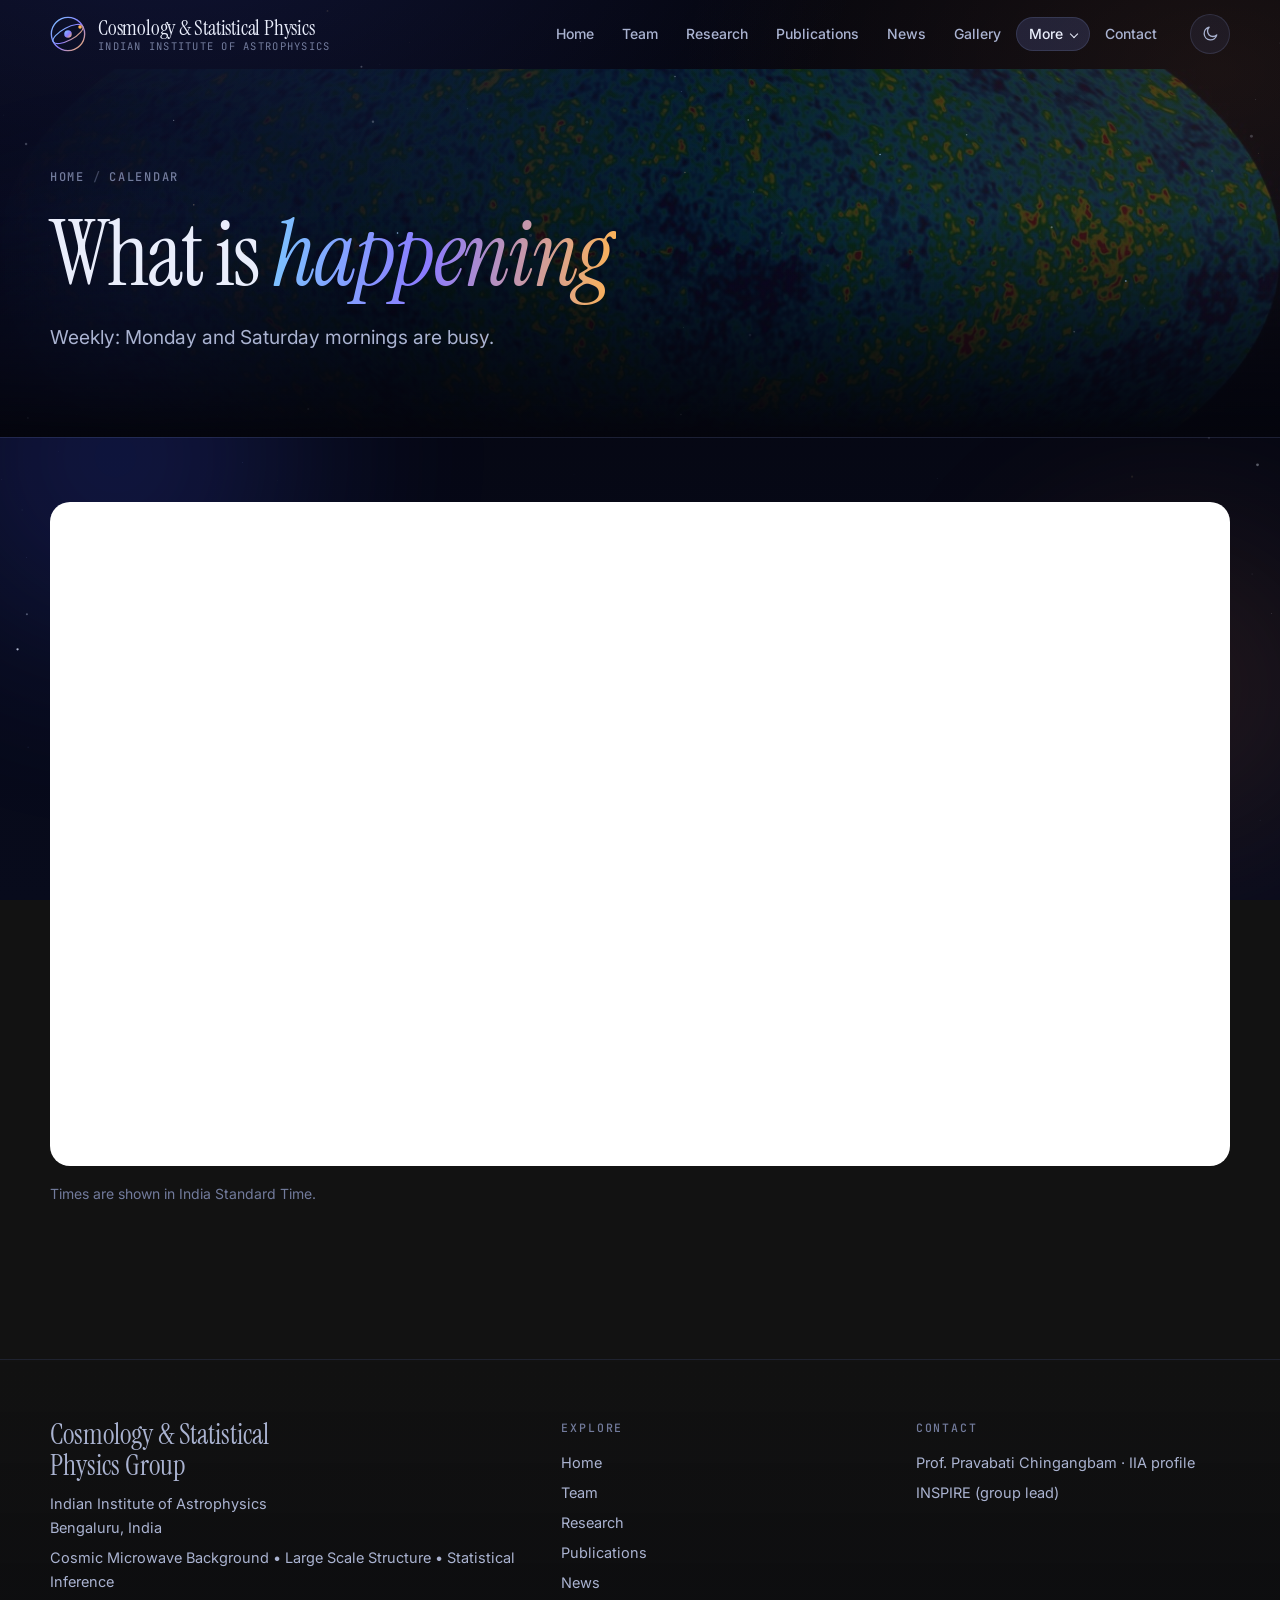
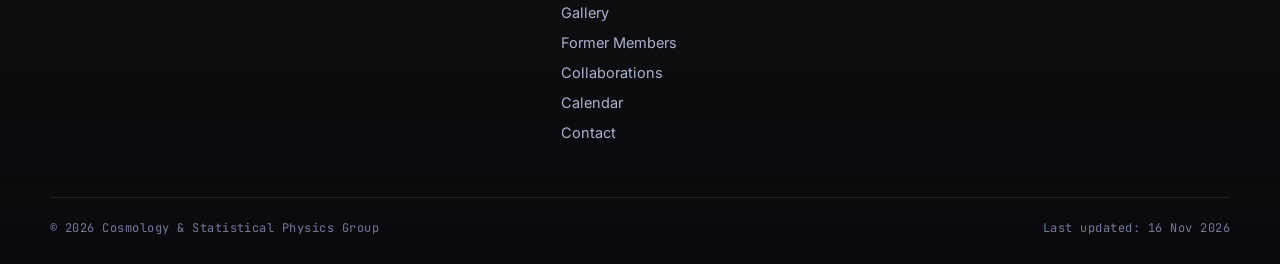
<file: calendar.html>
<!DOCTYPE html>
<html lang="en" data-theme="dark">
<head>
<meta charset="UTF-8">
<meta name="viewport" content="width=device-width, initial-scale=1">
<title>Calendar · Cosmology &amp; Statistical Physics Group</title>
<meta name="description" content="Cosmic Microwave Background • Large Scale Structure • Statistical Inference">
<meta property="og:title" content="Calendar · Cosmology &amp; Statistical Physics Group">
<meta property="og:description" content="Cosmic Microwave Background • Large Scale Structure • Statistical Inference">
<meta property="og:type" content="website">
<meta name="theme-color" content="#04050d">
<link rel="icon" href="images/site/favicon.svg" type="image/svg+xml">
<link rel="preconnect" href="https://fonts.googleapis.com">
<link rel="preconnect" href="https://fonts.gstatic.com" crossorigin>
<link href="https://fonts.googleapis.com/css2?family=Instrument+Serif:ital@0;1&family=Inter:wght@400;500;600&family=JetBrains+Mono:wght@400;500&display=swap" rel="stylesheet">
<link rel="stylesheet" href="assets/css/style.css">
<script>try{document.documentElement.setAttribute('data-theme',localStorage.getItem('csp-theme')||'dark')}catch(e){}document.documentElement.classList.add('js')</script>
</head>
<body class="page-calendar">
<canvas id="stars" aria-hidden="true"></canvas>
<div class="aurora" aria-hidden="true"><i></i><i></i></div>
<a class="skip" href="#main">Skip to content</a>
<header class="nav" id="nav">
  <div class="wrap nav-in">
    <a class="brand" href="index.html" aria-label="Cosmology &amp; Statistical Physics Group - home"><svg class="mark" viewBox="0 0 40 40" aria-hidden="true"><defs><linearGradient id="lg" x1="0" y1="0" x2="1" y2="1"><stop offset="0" stop-color="#7cc4ff"/><stop offset=".55" stop-color="#8b7bff"/><stop offset="1" stop-color="#ffb454"/></linearGradient></defs><circle cx="20" cy="20" r="18.5" fill="none" stroke="url(#lg)" stroke-width="1.5"/><ellipse cx="20" cy="20" rx="18.5" ry="7" fill="none" stroke="url(#lg)" stroke-width="1.2" transform="rotate(-28 20 20)"/><circle cx="20" cy="20" r="4.2" fill="url(#lg)"/><circle cx="33.4" cy="12.2" r="2" fill="#ffb454"/></svg><span class="brand-t"><b>Cosmology &amp; Statistical Physics</b><small>Indian Institute of Astrophysics</small></span></a>
    <nav class="links" id="links" aria-label="Main"><a href="index.html">Home</a><a href="team.html">Team</a><a href="research.html">Research</a><a href="publications.html">Publications</a><a href="news.html">News</a><a href="gallery.html">Gallery</a><div class="dd"><button type="button" aria-haspopup="true" aria-expanded="false" class="on">More</button><div class="dd-menu"><a href="former.html">Former Members</a><a href="collab.html">Collaborations</a><a href="calendar.html" class="on" aria-current="page">Calendar</a></div></div><a href="contact.html">Contact</a></nav>
    <button class="icon-btn" id="theme" type="button" aria-label="Toggle light / dark theme"><svg class="ico-moon" viewBox="0 0 24 24" fill="none" stroke="currentColor" stroke-width="1.8" stroke-linecap="round" stroke-linejoin="round" aria-hidden="true"><path d="M21 13.2A8.5 8.5 0 1 1 10.8 3 6.6 6.6 0 0 0 21 13.2z"/></svg><svg class="ico-sun" viewBox="0 0 24 24" fill="none" stroke="currentColor" stroke-width="1.8" stroke-linecap="round" stroke-linejoin="round" aria-hidden="true"><circle cx="12" cy="12" r="4"/><path d="M12 2v2M12 20v2M4.9 4.9l1.4 1.4M17.7 17.7l1.4 1.4M2 12h2M20 12h2M4.9 19.1l1.4-1.4M17.7 6.3l1.4-1.4"/></svg></button>
    <button class="burger" id="burger" type="button" aria-label="Menu" aria-expanded="false" aria-controls="links"><i></i><i></i><i></i></button>
  </div>
</header>
<main id="main">
<section class="phead">
  <div class="wrap">
    <p class="crumbs"><a href="index.html">Home</a><span>/</span>Calendar</p>
    <h1 class="display reveal">What is <em>happening</em></h1>
    <p class="lede reveal" style="--d:.1s">Weekly: Monday and Saturday mornings are busy.</p>
  </div>
</section>
<div class="sec tight"><div class="wrap"><div class="calendar reveal"><iframe src="https://calendar.google.com/calendar/embed?src=prava.cosmology.iia%40gmail.com&amp;ctz=Asia%2FKolkata" title="Group calendar" loading="lazy"></iframe></div><p class="muted" style="margin-top:16px;font-size:14px">Times are shown in India Standard Time.</p></div></div>
</main>
<footer class="foot">
  <div class="wrap">
    <div class="foot-grid">
      <div>
        <p class="fb">Cosmology &amp; Statistical Physics Group</p>
        <p>Indian Institute of Astrophysics<br>Bengaluru, India</p>
        <p class="muted">Cosmic Microwave Background • Large Scale Structure • Statistical Inference</p>
      </div>
      <div><h4>Explore</h4><ul><li><a href="index.html">Home</a></li><li><a href="team.html">Team</a></li><li><a href="research.html">Research</a></li><li><a href="publications.html">Publications</a></li><li><a href="news.html">News</a></li><li><a href="gallery.html">Gallery</a></li><li><a href="former.html">Former Members</a></li><li><a href="collab.html">Collaborations</a></li><li><a href="calendar.html">Calendar</a></li><li><a href="contact.html">Contact</a></li></ul></div>
      <div><h4>Contact</h4><ul><li><a href="https://www.iiap.res.in/people/profile/academic/pravabati-chingangbam/" target="_blank" rel="noopener noreferrer">Prof. Pravabati Chingangbam · IIA profile</a></li><li><a href="https://inspirehep.net/authors/1046872?ui-citation-summary=true" target="_blank" rel="noopener noreferrer">INSPIRE (group lead)</a></li></ul></div>
    </div>
    <div class="foot-bot"><span>&copy; 2026 Cosmology &amp; Statistical Physics Group</span><span>Last updated: 16 Nov 2026</span></div>
  </div>
</footer>
<script src="assets/js/main.js" defer></script>
</body>
</html>
</file>
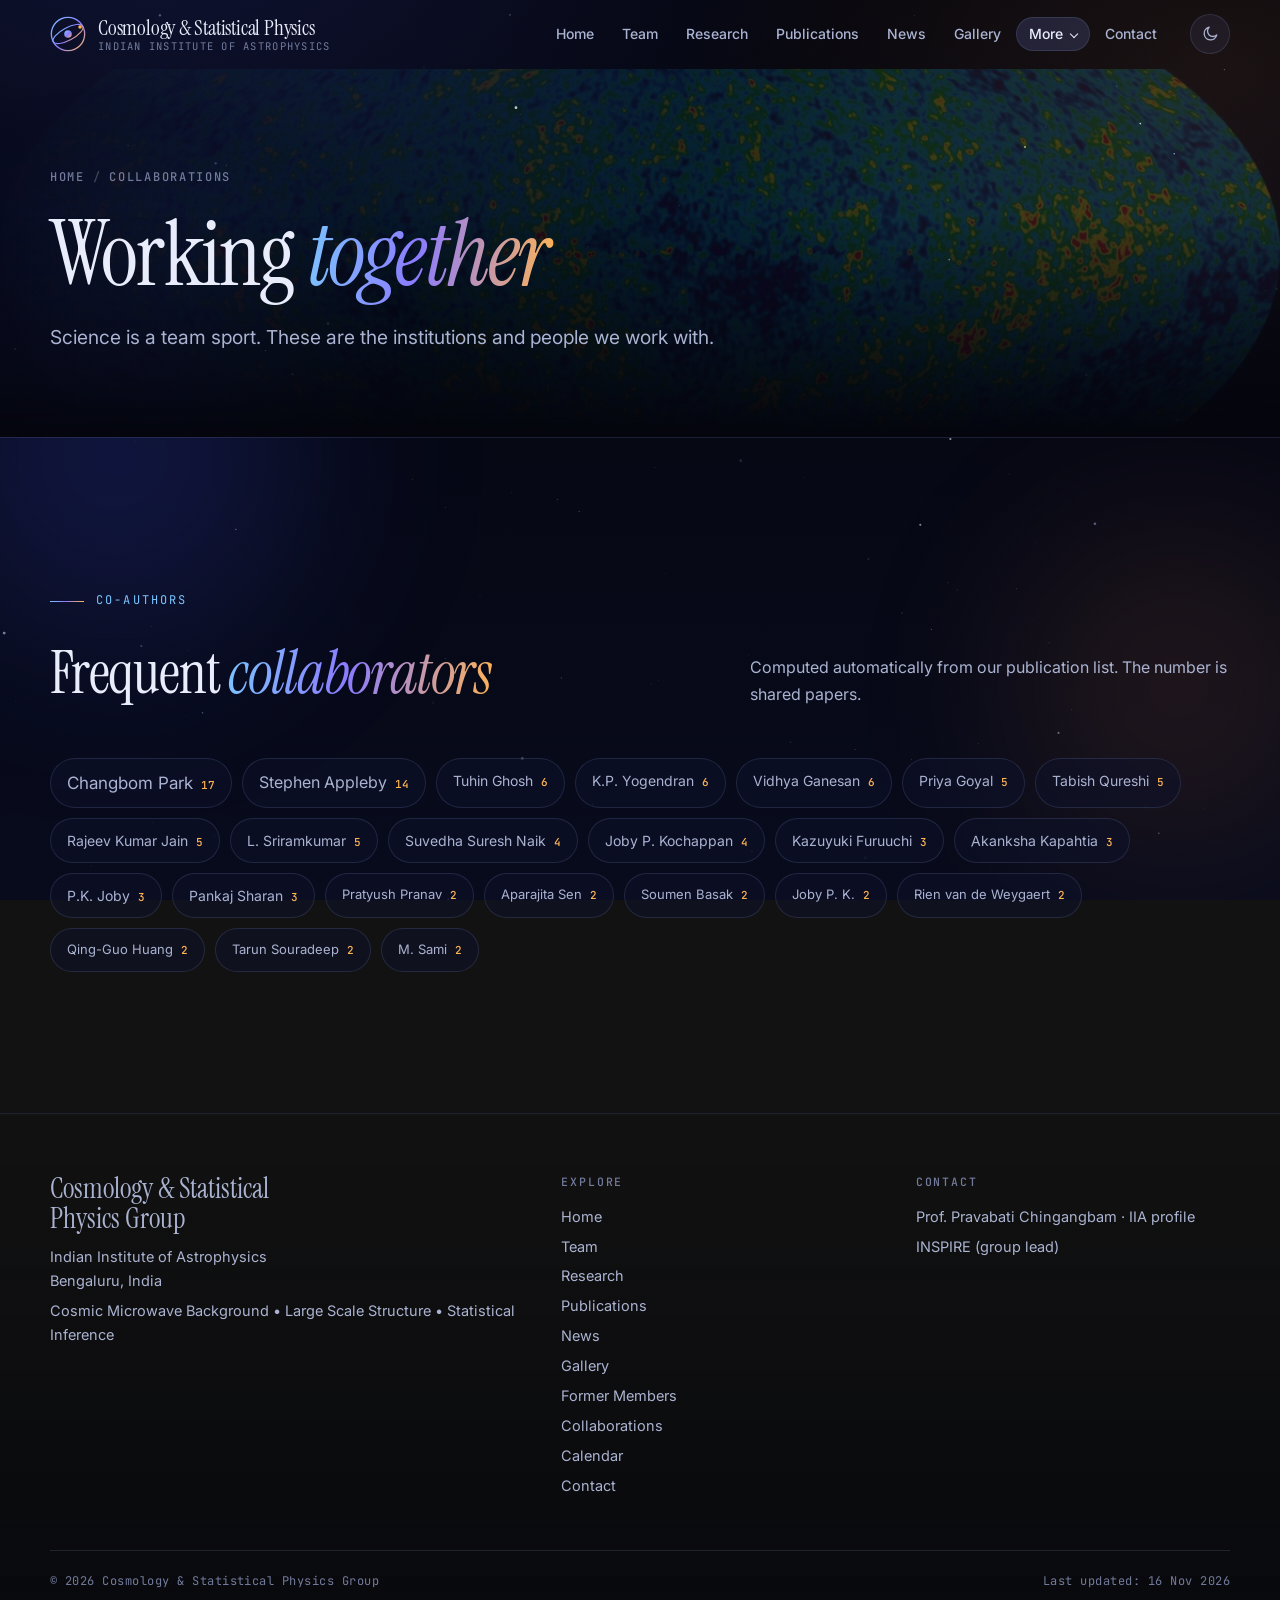
<file: collab.html>
<!DOCTYPE html>
<html lang="en" data-theme="dark">
<head>
<meta charset="UTF-8">
<meta name="viewport" content="width=device-width, initial-scale=1">
<title>Collaborations · Cosmology &amp; Statistical Physics Group</title>
<meta name="description" content="Cosmic Microwave Background • Large Scale Structure • Statistical Inference">
<meta property="og:title" content="Collaborations · Cosmology &amp; Statistical Physics Group">
<meta property="og:description" content="Cosmic Microwave Background • Large Scale Structure • Statistical Inference">
<meta property="og:type" content="website">
<meta name="theme-color" content="#04050d">
<link rel="icon" href="images/site/favicon.svg" type="image/svg+xml">
<link rel="preconnect" href="https://fonts.googleapis.com">
<link rel="preconnect" href="https://fonts.gstatic.com" crossorigin>
<link href="https://fonts.googleapis.com/css2?family=Instrument+Serif:ital@0;1&family=Inter:wght@400;500;600&family=JetBrains+Mono:wght@400;500&display=swap" rel="stylesheet">
<link rel="stylesheet" href="assets/css/style.css">
<script>try{document.documentElement.setAttribute('data-theme',localStorage.getItem('csp-theme')||'dark')}catch(e){}document.documentElement.classList.add('js')</script>
</head>
<body class="page-collab">
<canvas id="stars" aria-hidden="true"></canvas>
<div class="aurora" aria-hidden="true"><i></i><i></i></div>
<a class="skip" href="#main">Skip to content</a>
<header class="nav" id="nav">
  <div class="wrap nav-in">
    <a class="brand" href="index.html" aria-label="Cosmology &amp; Statistical Physics Group - home"><svg class="mark" viewBox="0 0 40 40" aria-hidden="true"><defs><linearGradient id="lg" x1="0" y1="0" x2="1" y2="1"><stop offset="0" stop-color="#7cc4ff"/><stop offset=".55" stop-color="#8b7bff"/><stop offset="1" stop-color="#ffb454"/></linearGradient></defs><circle cx="20" cy="20" r="18.5" fill="none" stroke="url(#lg)" stroke-width="1.5"/><ellipse cx="20" cy="20" rx="18.5" ry="7" fill="none" stroke="url(#lg)" stroke-width="1.2" transform="rotate(-28 20 20)"/><circle cx="20" cy="20" r="4.2" fill="url(#lg)"/><circle cx="33.4" cy="12.2" r="2" fill="#ffb454"/></svg><span class="brand-t"><b>Cosmology &amp; Statistical Physics</b><small>Indian Institute of Astrophysics</small></span></a>
    <nav class="links" id="links" aria-label="Main"><a href="index.html">Home</a><a href="team.html">Team</a><a href="research.html">Research</a><a href="publications.html">Publications</a><a href="news.html">News</a><a href="gallery.html">Gallery</a><div class="dd"><button type="button" aria-haspopup="true" aria-expanded="false" class="on">More</button><div class="dd-menu"><a href="former.html">Former Members</a><a href="collab.html" class="on" aria-current="page">Collaborations</a><a href="calendar.html">Calendar</a></div></div><a href="contact.html">Contact</a></nav>
    <button class="icon-btn" id="theme" type="button" aria-label="Toggle light / dark theme"><svg class="ico-moon" viewBox="0 0 24 24" fill="none" stroke="currentColor" stroke-width="1.8" stroke-linecap="round" stroke-linejoin="round" aria-hidden="true"><path d="M21 13.2A8.5 8.5 0 1 1 10.8 3 6.6 6.6 0 0 0 21 13.2z"/></svg><svg class="ico-sun" viewBox="0 0 24 24" fill="none" stroke="currentColor" stroke-width="1.8" stroke-linecap="round" stroke-linejoin="round" aria-hidden="true"><circle cx="12" cy="12" r="4"/><path d="M12 2v2M12 20v2M4.9 4.9l1.4 1.4M17.7 17.7l1.4 1.4M2 12h2M20 12h2M4.9 19.1l1.4-1.4M17.7 6.3l1.4-1.4"/></svg></button>
    <button class="burger" id="burger" type="button" aria-label="Menu" aria-expanded="false" aria-controls="links"><i></i><i></i><i></i></button>
  </div>
</header>
<main id="main">
<section class="phead">
  <div class="wrap">
    <p class="crumbs"><a href="index.html">Home</a><span>/</span>Collaborations</p>
    <h1 class="display reveal">Working <em>together</em></h1>
    <p class="lede reveal" style="--d:.1s">Science is a team sport. These are the institutions and people we work with.</p>
  </div>
</section>
<div class="sec tight"><div class="wrap"><section style="margin-top:clamp(50px,7vw,90px)"><div class="sec-head reveal"><p class="eyebrow">Co-authors</p><h2>Frequent <em>collaborators</em></h2><p class="sub">Computed automatically from our publication list. The number is shared papers.</p></div><div class="cloud reveal"><span class="co" style="--s:4">Changbom Park <small>17</small></span><span class="co" style="--s:3">Stephen Appleby <small>14</small></span><span class="co" style="--s:1">Tuhin Ghosh <small>6</small></span><span class="co" style="--s:1">K.P. Yogendran <small>6</small></span><span class="co" style="--s:1">Vidhya Ganesan <small>6</small></span><span class="co" style="--s:1">Priya Goyal <small>5</small></span><span class="co" style="--s:1">Tabish Qureshi <small>5</small></span><span class="co" style="--s:1">Rajeev Kumar Jain <small>5</small></span><span class="co" style="--s:1">L. Sriramkumar <small>5</small></span><span class="co" style="--s:1">Suvedha Suresh Naik <small>4</small></span><span class="co" style="--s:1">Joby P. Kochappan <small>4</small></span><span class="co" style="--s:1">Kazuyuki Furuuchi <small>3</small></span><span class="co" style="--s:1">Akanksha Kapahtia <small>3</small></span><span class="co" style="--s:1">P.K. Joby <small>3</small></span><span class="co" style="--s:1">Pankaj Sharan <small>3</small></span><span class="co" style="--s:0">Pratyush Pranav <small>2</small></span><span class="co" style="--s:0">Aparajita Sen <small>2</small></span><span class="co" style="--s:0">Soumen Basak <small>2</small></span><span class="co" style="--s:0">Joby P. K. <small>2</small></span><span class="co" style="--s:0">Rien van de Weygaert <small>2</small></span><span class="co" style="--s:0">Qing-Guo Huang <small>2</small></span><span class="co" style="--s:0">Tarun Souradeep <small>2</small></span><span class="co" style="--s:0">M. Sami <small>2</small></span></div></section></div></div>
</main>
<footer class="foot">
  <div class="wrap">
    <div class="foot-grid">
      <div>
        <p class="fb">Cosmology &amp; Statistical Physics Group</p>
        <p>Indian Institute of Astrophysics<br>Bengaluru, India</p>
        <p class="muted">Cosmic Microwave Background • Large Scale Structure • Statistical Inference</p>
      </div>
      <div><h4>Explore</h4><ul><li><a href="index.html">Home</a></li><li><a href="team.html">Team</a></li><li><a href="research.html">Research</a></li><li><a href="publications.html">Publications</a></li><li><a href="news.html">News</a></li><li><a href="gallery.html">Gallery</a></li><li><a href="former.html">Former Members</a></li><li><a href="collab.html">Collaborations</a></li><li><a href="calendar.html">Calendar</a></li><li><a href="contact.html">Contact</a></li></ul></div>
      <div><h4>Contact</h4><ul><li><a href="https://www.iiap.res.in/people/profile/academic/pravabati-chingangbam/" target="_blank" rel="noopener noreferrer">Prof. Pravabati Chingangbam · IIA profile</a></li><li><a href="https://inspirehep.net/authors/1046872?ui-citation-summary=true" target="_blank" rel="noopener noreferrer">INSPIRE (group lead)</a></li></ul></div>
    </div>
    <div class="foot-bot"><span>&copy; 2026 Cosmology &amp; Statistical Physics Group</span><span>Last updated: 16 Nov 2026</span></div>
  </div>
</footer>
<script src="assets/js/main.js" defer></script>
</body>
</html>
</file>
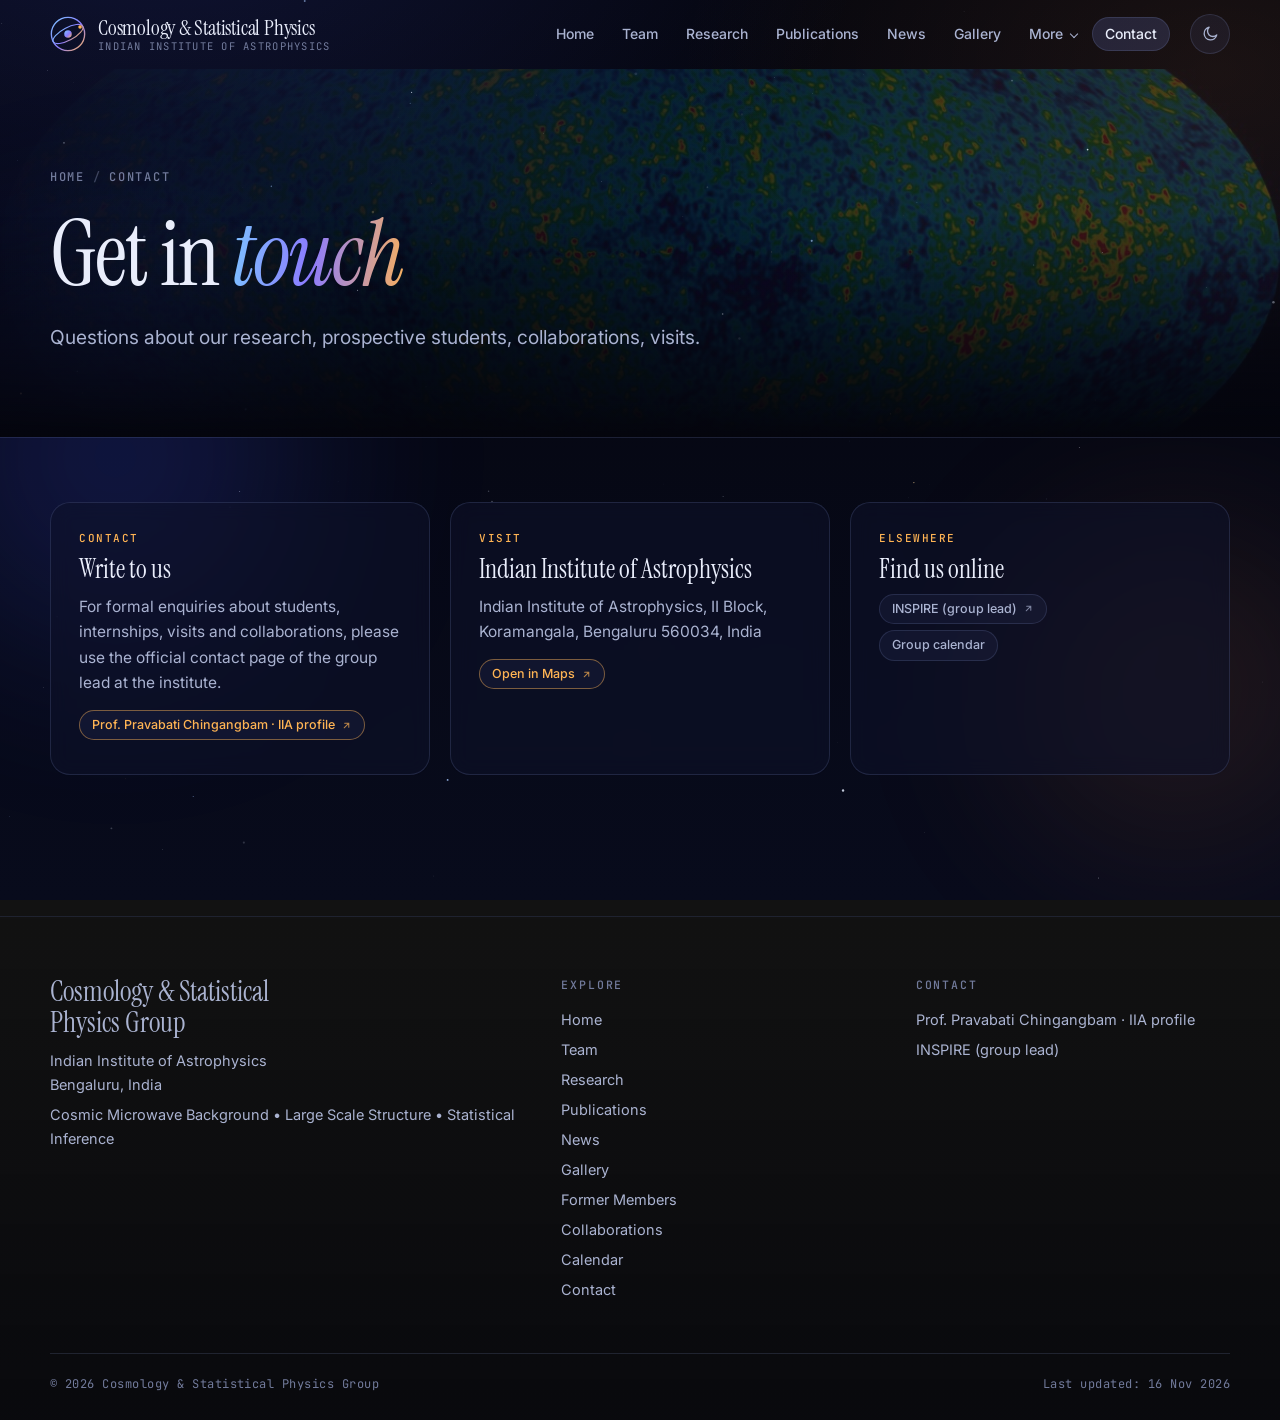
<file: contact.html>
<!DOCTYPE html>
<html lang="en" data-theme="dark">
<head>
<meta charset="UTF-8">
<meta name="viewport" content="width=device-width, initial-scale=1">
<title>Contact · Cosmology &amp; Statistical Physics Group</title>
<meta name="description" content="Cosmic Microwave Background • Large Scale Structure • Statistical Inference">
<meta property="og:title" content="Contact · Cosmology &amp; Statistical Physics Group">
<meta property="og:description" content="Cosmic Microwave Background • Large Scale Structure • Statistical Inference">
<meta property="og:type" content="website">
<meta name="theme-color" content="#04050d">
<link rel="icon" href="images/site/favicon.svg" type="image/svg+xml">
<link rel="preconnect" href="https://fonts.googleapis.com">
<link rel="preconnect" href="https://fonts.gstatic.com" crossorigin>
<link href="https://fonts.googleapis.com/css2?family=Instrument+Serif:ital@0;1&family=Inter:wght@400;500;600&family=JetBrains+Mono:wght@400;500&display=swap" rel="stylesheet">
<link rel="stylesheet" href="assets/css/style.css">
<script>try{document.documentElement.setAttribute('data-theme',localStorage.getItem('csp-theme')||'dark')}catch(e){}document.documentElement.classList.add('js')</script>
</head>
<body class="page-contact">
<canvas id="stars" aria-hidden="true"></canvas>
<div class="aurora" aria-hidden="true"><i></i><i></i></div>
<a class="skip" href="#main">Skip to content</a>
<header class="nav" id="nav">
  <div class="wrap nav-in">
    <a class="brand" href="index.html" aria-label="Cosmology &amp; Statistical Physics Group - home"><svg class="mark" viewBox="0 0 40 40" aria-hidden="true"><defs><linearGradient id="lg" x1="0" y1="0" x2="1" y2="1"><stop offset="0" stop-color="#7cc4ff"/><stop offset=".55" stop-color="#8b7bff"/><stop offset="1" stop-color="#ffb454"/></linearGradient></defs><circle cx="20" cy="20" r="18.5" fill="none" stroke="url(#lg)" stroke-width="1.5"/><ellipse cx="20" cy="20" rx="18.5" ry="7" fill="none" stroke="url(#lg)" stroke-width="1.2" transform="rotate(-28 20 20)"/><circle cx="20" cy="20" r="4.2" fill="url(#lg)"/><circle cx="33.4" cy="12.2" r="2" fill="#ffb454"/></svg><span class="brand-t"><b>Cosmology &amp; Statistical Physics</b><small>Indian Institute of Astrophysics</small></span></a>
    <nav class="links" id="links" aria-label="Main"><a href="index.html">Home</a><a href="team.html">Team</a><a href="research.html">Research</a><a href="publications.html">Publications</a><a href="news.html">News</a><a href="gallery.html">Gallery</a><div class="dd"><button type="button" aria-haspopup="true" aria-expanded="false">More</button><div class="dd-menu"><a href="former.html">Former Members</a><a href="collab.html">Collaborations</a><a href="calendar.html">Calendar</a></div></div><a href="contact.html" class="on" aria-current="page">Contact</a></nav>
    <button class="icon-btn" id="theme" type="button" aria-label="Toggle light / dark theme"><svg class="ico-moon" viewBox="0 0 24 24" fill="none" stroke="currentColor" stroke-width="1.8" stroke-linecap="round" stroke-linejoin="round" aria-hidden="true"><path d="M21 13.2A8.5 8.5 0 1 1 10.8 3 6.6 6.6 0 0 0 21 13.2z"/></svg><svg class="ico-sun" viewBox="0 0 24 24" fill="none" stroke="currentColor" stroke-width="1.8" stroke-linecap="round" stroke-linejoin="round" aria-hidden="true"><circle cx="12" cy="12" r="4"/><path d="M12 2v2M12 20v2M4.9 4.9l1.4 1.4M17.7 17.7l1.4 1.4M2 12h2M20 12h2M4.9 19.1l1.4-1.4M17.7 6.3l1.4-1.4"/></svg></button>
    <button class="burger" id="burger" type="button" aria-label="Menu" aria-expanded="false" aria-controls="links"><i></i><i></i><i></i></button>
  </div>
</header>
<main id="main">
<section class="phead">
  <div class="wrap">
    <p class="crumbs"><a href="index.html">Home</a><span>/</span>Contact</p>
    <h1 class="display reveal">Get in <em>touch</em></h1>
    <p class="lede reveal" style="--d:.1s">Questions about our research, prospective students, collaborations, visits.</p>
  </div>
</section>
<div class="sec tight"><div class="wrap"><div class="contact-grid"><div class="card reveal"><span class="k">Contact</span><h3>Write to us</h3><p>For formal enquiries about students, internships, visits and collaborations, please use the official contact page of the group lead at the institute.</p><p style="margin-top:14px"><a class="pill inspire" href="https://www.iiap.res.in/people/profile/academic/pravabati-chingangbam/" target="_blank" rel="noopener noreferrer">Prof. Pravabati Chingangbam · IIA profile<svg viewBox="0 0 24 24" fill="none" stroke="currentColor" stroke-width="2.2" stroke-linecap="round" stroke-linejoin="round" aria-hidden="true"><path d="M7 17 17 7M8 7h9v9"/></svg></a></p></div><div class="card reveal" style="--d:.08s"><span class="k">Visit</span><h3>Indian Institute of Astrophysics</h3><p>Indian Institute of Astrophysics, II Block, Koramangala, Bengaluru 560034, India</p><p style="margin-top:14px"><a class="pill inspire" href="https://www.google.com/maps/search/?api=1&amp;query=Indian+Institute+of+Astrophysics+Koramangala+Bengaluru" target="_blank" rel="noopener noreferrer">Open in Maps<svg viewBox="0 0 24 24" fill="none" stroke="currentColor" stroke-width="2.2" stroke-linecap="round" stroke-linejoin="round" aria-hidden="true"><path d="M7 17 17 7M8 7h9v9"/></svg></a></p></div><div class="card reveal" style="--d:.16s"><span class="k">Elsewhere</span><h3>Find us online</h3><p><a class="pill " href="https://inspirehep.net/authors/1046872?ui-citation-summary=true" target="_blank" rel="noopener noreferrer">INSPIRE (group lead)<svg viewBox="0 0 24 24" fill="none" stroke="currentColor" stroke-width="2.2" stroke-linecap="round" stroke-linejoin="round" aria-hidden="true"><path d="M7 17 17 7M8 7h9v9"/></svg></a></p><p><a class="pill " href="calendar.html">Group calendar</a></p></div></div></div></div>
</main>
<footer class="foot">
  <div class="wrap">
    <div class="foot-grid">
      <div>
        <p class="fb">Cosmology &amp; Statistical Physics Group</p>
        <p>Indian Institute of Astrophysics<br>Bengaluru, India</p>
        <p class="muted">Cosmic Microwave Background • Large Scale Structure • Statistical Inference</p>
      </div>
      <div><h4>Explore</h4><ul><li><a href="index.html">Home</a></li><li><a href="team.html">Team</a></li><li><a href="research.html">Research</a></li><li><a href="publications.html">Publications</a></li><li><a href="news.html">News</a></li><li><a href="gallery.html">Gallery</a></li><li><a href="former.html">Former Members</a></li><li><a href="collab.html">Collaborations</a></li><li><a href="calendar.html">Calendar</a></li><li><a href="contact.html">Contact</a></li></ul></div>
      <div><h4>Contact</h4><ul><li><a href="https://www.iiap.res.in/people/profile/academic/pravabati-chingangbam/" target="_blank" rel="noopener noreferrer">Prof. Pravabati Chingangbam · IIA profile</a></li><li><a href="https://inspirehep.net/authors/1046872?ui-citation-summary=true" target="_blank" rel="noopener noreferrer">INSPIRE (group lead)</a></li></ul></div>
    </div>
    <div class="foot-bot"><span>&copy; 2026 Cosmology &amp; Statistical Physics Group</span><span>Last updated: 16 Nov 2026</span></div>
  </div>
</footer>
<script src="assets/js/main.js" defer></script>
</body>
</html>
</file>
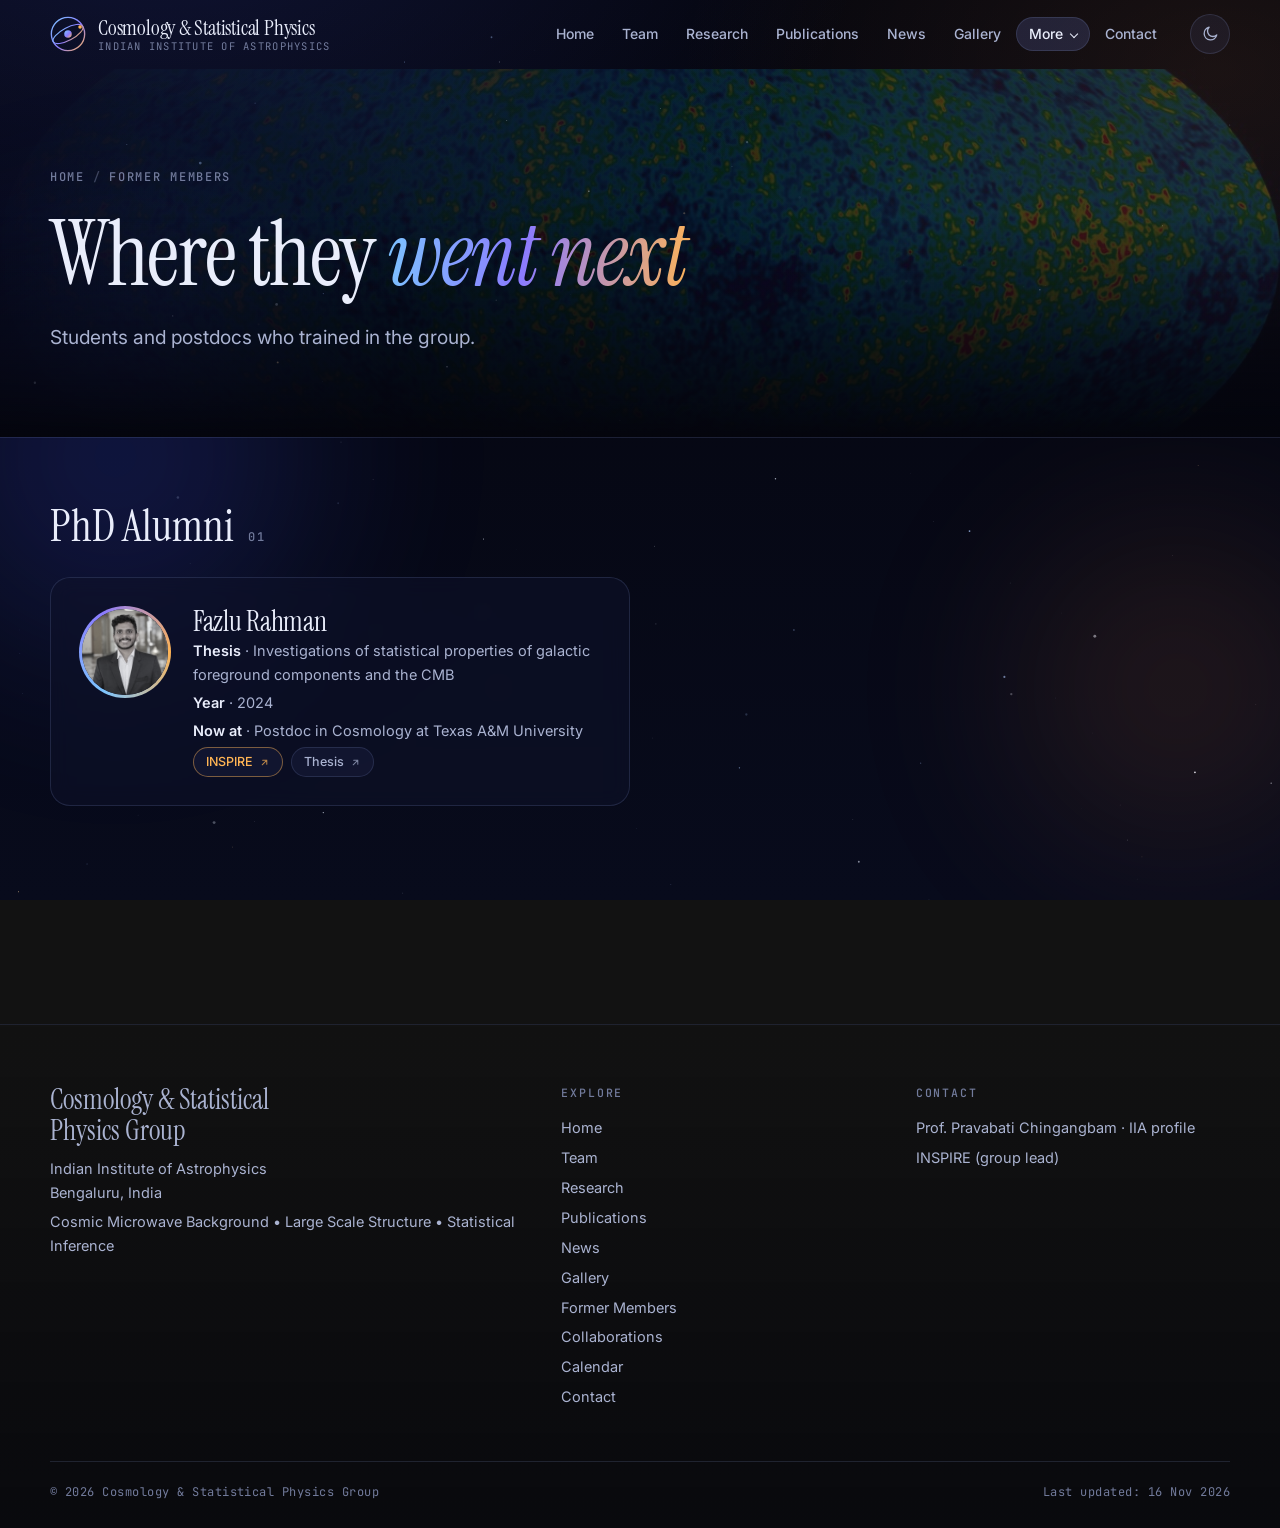
<file: former.html>
<!DOCTYPE html>
<html lang="en" data-theme="dark">
<head>
<meta charset="UTF-8">
<meta name="viewport" content="width=device-width, initial-scale=1">
<title>Former Members · Cosmology &amp; Statistical Physics Group</title>
<meta name="description" content="Cosmic Microwave Background • Large Scale Structure • Statistical Inference">
<meta property="og:title" content="Former Members · Cosmology &amp; Statistical Physics Group">
<meta property="og:description" content="Cosmic Microwave Background • Large Scale Structure • Statistical Inference">
<meta property="og:type" content="website">
<meta name="theme-color" content="#04050d">
<link rel="icon" href="images/site/favicon.svg" type="image/svg+xml">
<link rel="preconnect" href="https://fonts.googleapis.com">
<link rel="preconnect" href="https://fonts.gstatic.com" crossorigin>
<link href="https://fonts.googleapis.com/css2?family=Instrument+Serif:ital@0;1&family=Inter:wght@400;500;600&family=JetBrains+Mono:wght@400;500&display=swap" rel="stylesheet">
<link rel="stylesheet" href="assets/css/style.css">
<script>try{document.documentElement.setAttribute('data-theme',localStorage.getItem('csp-theme')||'dark')}catch(e){}document.documentElement.classList.add('js')</script>
</head>
<body class="page-former">
<canvas id="stars" aria-hidden="true"></canvas>
<div class="aurora" aria-hidden="true"><i></i><i></i></div>
<a class="skip" href="#main">Skip to content</a>
<header class="nav" id="nav">
  <div class="wrap nav-in">
    <a class="brand" href="index.html" aria-label="Cosmology &amp; Statistical Physics Group - home"><svg class="mark" viewBox="0 0 40 40" aria-hidden="true"><defs><linearGradient id="lg" x1="0" y1="0" x2="1" y2="1"><stop offset="0" stop-color="#7cc4ff"/><stop offset=".55" stop-color="#8b7bff"/><stop offset="1" stop-color="#ffb454"/></linearGradient></defs><circle cx="20" cy="20" r="18.5" fill="none" stroke="url(#lg)" stroke-width="1.5"/><ellipse cx="20" cy="20" rx="18.5" ry="7" fill="none" stroke="url(#lg)" stroke-width="1.2" transform="rotate(-28 20 20)"/><circle cx="20" cy="20" r="4.2" fill="url(#lg)"/><circle cx="33.4" cy="12.2" r="2" fill="#ffb454"/></svg><span class="brand-t"><b>Cosmology &amp; Statistical Physics</b><small>Indian Institute of Astrophysics</small></span></a>
    <nav class="links" id="links" aria-label="Main"><a href="index.html">Home</a><a href="team.html">Team</a><a href="research.html">Research</a><a href="publications.html">Publications</a><a href="news.html">News</a><a href="gallery.html">Gallery</a><div class="dd"><button type="button" aria-haspopup="true" aria-expanded="false" class="on">More</button><div class="dd-menu"><a href="former.html" class="on" aria-current="page">Former Members</a><a href="collab.html">Collaborations</a><a href="calendar.html">Calendar</a></div></div><a href="contact.html">Contact</a></nav>
    <button class="icon-btn" id="theme" type="button" aria-label="Toggle light / dark theme"><svg class="ico-moon" viewBox="0 0 24 24" fill="none" stroke="currentColor" stroke-width="1.8" stroke-linecap="round" stroke-linejoin="round" aria-hidden="true"><path d="M21 13.2A8.5 8.5 0 1 1 10.8 3 6.6 6.6 0 0 0 21 13.2z"/></svg><svg class="ico-sun" viewBox="0 0 24 24" fill="none" stroke="currentColor" stroke-width="1.8" stroke-linecap="round" stroke-linejoin="round" aria-hidden="true"><circle cx="12" cy="12" r="4"/><path d="M12 2v2M12 20v2M4.9 4.9l1.4 1.4M17.7 17.7l1.4 1.4M2 12h2M20 12h2M4.9 19.1l1.4-1.4M17.7 6.3l1.4-1.4"/></svg></button>
    <button class="burger" id="burger" type="button" aria-label="Menu" aria-expanded="false" aria-controls="links"><i></i><i></i><i></i></button>
  </div>
</header>
<main id="main">
<section class="phead">
  <div class="wrap">
    <p class="crumbs"><a href="index.html">Home</a><span>/</span>Former members</p>
    <h1 class="display reveal">Where they <em>went next</em></h1>
    <p class="lede reveal" style="--d:.1s">Students and postdocs who trained in the group.</p>
  </div>
</section>
<div class="sec tight"><div class="wrap"><section class="team-sec"><h2>PhD Alumni <small>01</small></h2><div class="people-grid"><article class="card person alum reveal" id="fazlu-rahman" style="--d:0.00s">
  <div class="avatar "><span>FR</span><img src="images/past_members/fazlu.jpeg" alt="Fazlu Rahman" loading="lazy" onerror="this.remove()"></div>
  <div class="p-body">
    <h3>Fazlu Rahman</h3>
    <p class="row"><b>Thesis</b> &middot; Investigations of statistical properties of galactic foreground components and the CMB</p><p class="row"><b>Year</b> &middot; 2024</p><p class="row"><b>Now at</b> &middot; Postdoc in Cosmology at Texas A&amp;M University</p>
    <div class="links-row"><a class="pill inspire" href="https://inspirehep.net/authors/1884878?ui-citation-summary=true" target="_blank" rel="noopener noreferrer">INSPIRE<svg viewBox="0 0 24 24" fill="none" stroke="currentColor" stroke-width="2.2" stroke-linecap="round" stroke-linejoin="round" aria-hidden="true"><path d="M7 17 17 7M8 7h9v9"/></svg></a><a class="pill " href="https://library.iiap.res.in/cgi-bin/koha/opac-detail.pl?biblionumber=36038" target="_blank" rel="noopener noreferrer">Thesis<svg viewBox="0 0 24 24" fill="none" stroke="currentColor" stroke-width="2.2" stroke-linecap="round" stroke-linejoin="round" aria-hidden="true"><path d="M7 17 17 7M8 7h9v9"/></svg></a></div>
  </div>
</article></div></section></div></div>
</main>
<footer class="foot">
  <div class="wrap">
    <div class="foot-grid">
      <div>
        <p class="fb">Cosmology &amp; Statistical Physics Group</p>
        <p>Indian Institute of Astrophysics<br>Bengaluru, India</p>
        <p class="muted">Cosmic Microwave Background • Large Scale Structure • Statistical Inference</p>
      </div>
      <div><h4>Explore</h4><ul><li><a href="index.html">Home</a></li><li><a href="team.html">Team</a></li><li><a href="research.html">Research</a></li><li><a href="publications.html">Publications</a></li><li><a href="news.html">News</a></li><li><a href="gallery.html">Gallery</a></li><li><a href="former.html">Former Members</a></li><li><a href="collab.html">Collaborations</a></li><li><a href="calendar.html">Calendar</a></li><li><a href="contact.html">Contact</a></li></ul></div>
      <div><h4>Contact</h4><ul><li><a href="https://www.iiap.res.in/people/profile/academic/pravabati-chingangbam/" target="_blank" rel="noopener noreferrer">Prof. Pravabati Chingangbam · IIA profile</a></li><li><a href="https://inspirehep.net/authors/1046872?ui-citation-summary=true" target="_blank" rel="noopener noreferrer">INSPIRE (group lead)</a></li></ul></div>
    </div>
    <div class="foot-bot"><span>&copy; 2026 Cosmology &amp; Statistical Physics Group</span><span>Last updated: 16 Nov 2026</span></div>
  </div>
</footer>
<script src="assets/js/main.js" defer></script>
</body>
</html>
</file>
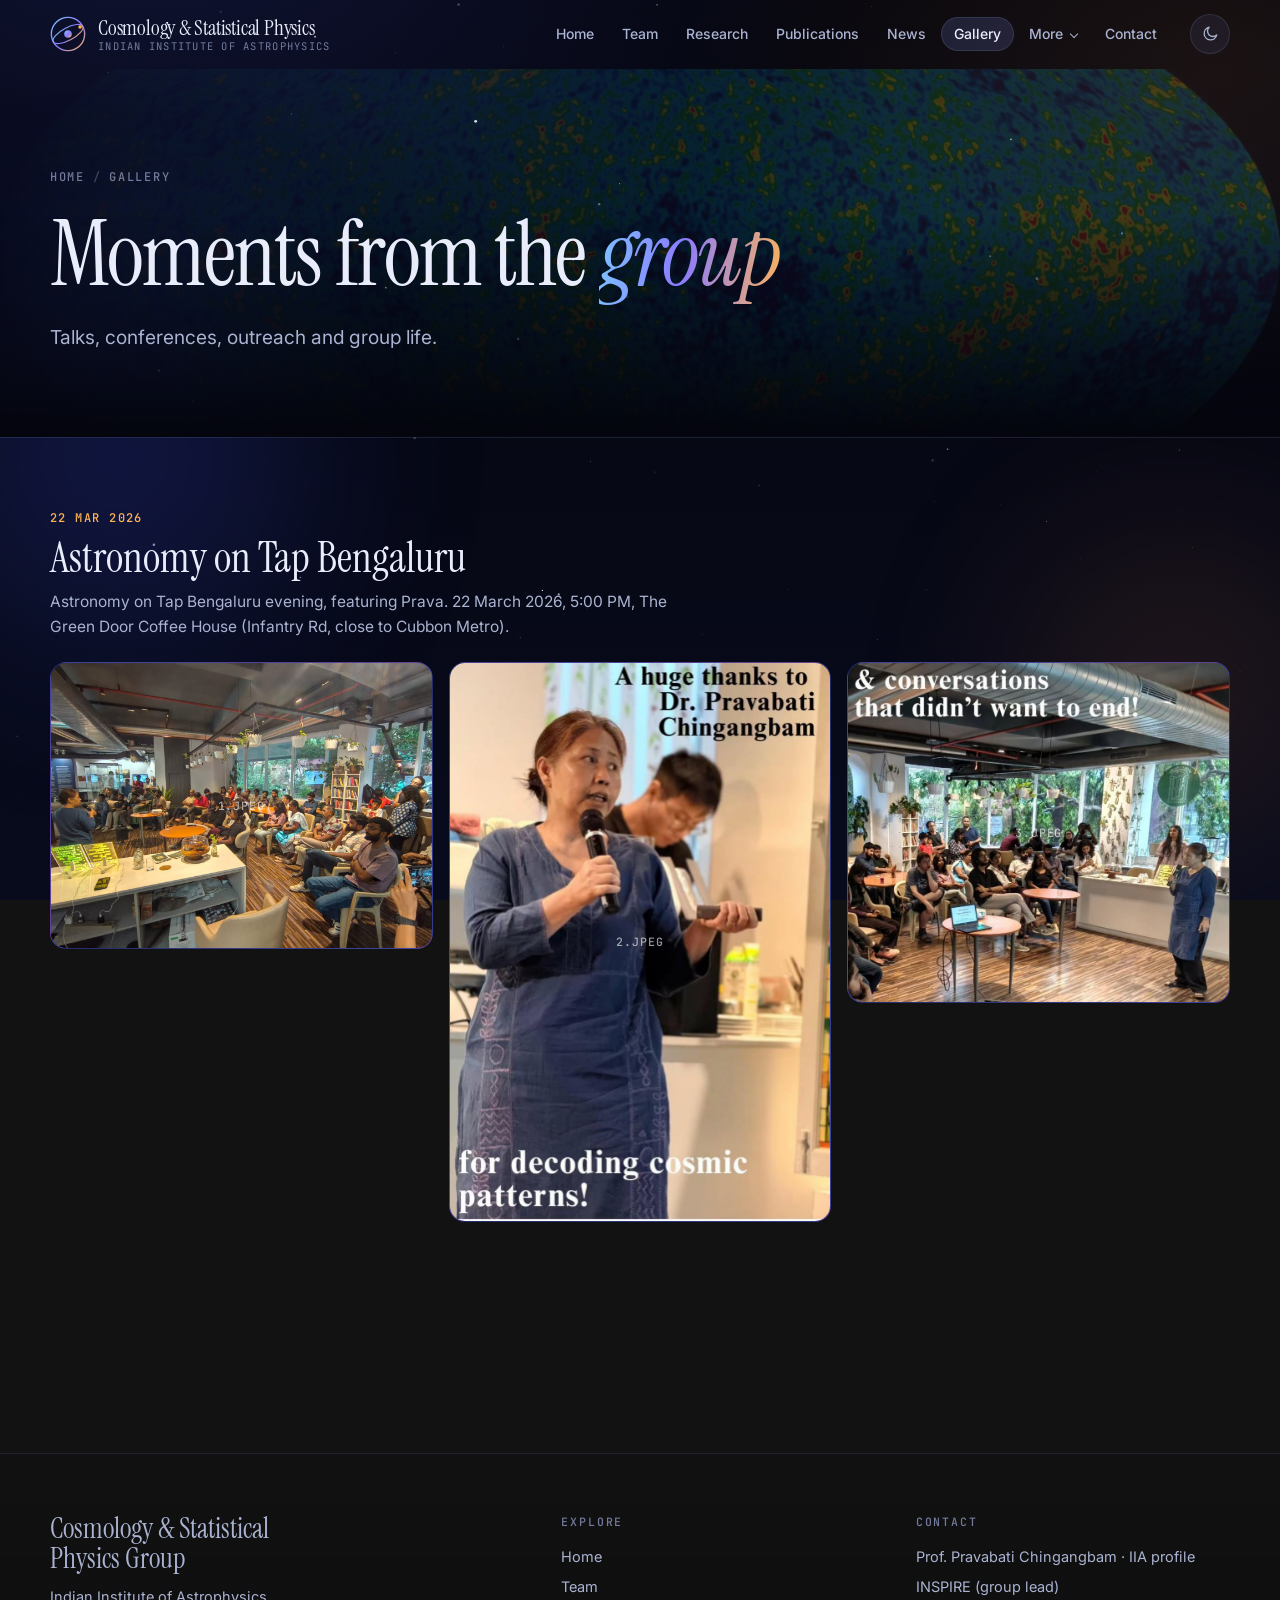
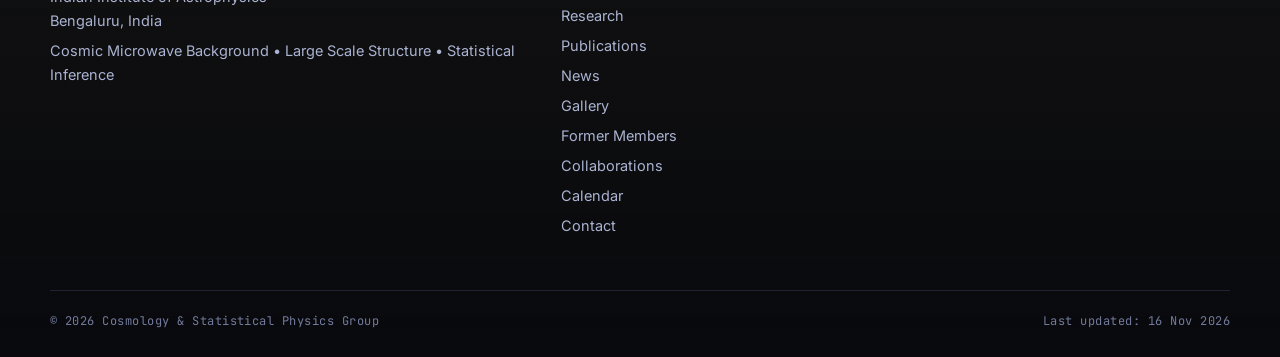
<file: gallery.html>
<!DOCTYPE html>
<html lang="en" data-theme="dark">
<head>
<meta charset="UTF-8">
<meta name="viewport" content="width=device-width, initial-scale=1">
<title>Gallery · Cosmology &amp; Statistical Physics Group</title>
<meta name="description" content="Cosmic Microwave Background • Large Scale Structure • Statistical Inference">
<meta property="og:title" content="Gallery · Cosmology &amp; Statistical Physics Group">
<meta property="og:description" content="Cosmic Microwave Background • Large Scale Structure • Statistical Inference">
<meta property="og:type" content="website">
<meta name="theme-color" content="#04050d">
<link rel="icon" href="images/site/favicon.svg" type="image/svg+xml">
<link rel="preconnect" href="https://fonts.googleapis.com">
<link rel="preconnect" href="https://fonts.gstatic.com" crossorigin>
<link href="https://fonts.googleapis.com/css2?family=Instrument+Serif:ital@0;1&family=Inter:wght@400;500;600&family=JetBrains+Mono:wght@400;500&display=swap" rel="stylesheet">
<link rel="stylesheet" href="assets/css/style.css">
<script>try{document.documentElement.setAttribute('data-theme',localStorage.getItem('csp-theme')||'dark')}catch(e){}document.documentElement.classList.add('js')</script>
</head>
<body class="page-gallery">
<canvas id="stars" aria-hidden="true"></canvas>
<div class="aurora" aria-hidden="true"><i></i><i></i></div>
<a class="skip" href="#main">Skip to content</a>
<header class="nav" id="nav">
  <div class="wrap nav-in">
    <a class="brand" href="index.html" aria-label="Cosmology &amp; Statistical Physics Group - home"><svg class="mark" viewBox="0 0 40 40" aria-hidden="true"><defs><linearGradient id="lg" x1="0" y1="0" x2="1" y2="1"><stop offset="0" stop-color="#7cc4ff"/><stop offset=".55" stop-color="#8b7bff"/><stop offset="1" stop-color="#ffb454"/></linearGradient></defs><circle cx="20" cy="20" r="18.5" fill="none" stroke="url(#lg)" stroke-width="1.5"/><ellipse cx="20" cy="20" rx="18.5" ry="7" fill="none" stroke="url(#lg)" stroke-width="1.2" transform="rotate(-28 20 20)"/><circle cx="20" cy="20" r="4.2" fill="url(#lg)"/><circle cx="33.4" cy="12.2" r="2" fill="#ffb454"/></svg><span class="brand-t"><b>Cosmology &amp; Statistical Physics</b><small>Indian Institute of Astrophysics</small></span></a>
    <nav class="links" id="links" aria-label="Main"><a href="index.html">Home</a><a href="team.html">Team</a><a href="research.html">Research</a><a href="publications.html">Publications</a><a href="news.html">News</a><a href="gallery.html" class="on" aria-current="page">Gallery</a><div class="dd"><button type="button" aria-haspopup="true" aria-expanded="false">More</button><div class="dd-menu"><a href="former.html">Former Members</a><a href="collab.html">Collaborations</a><a href="calendar.html">Calendar</a></div></div><a href="contact.html">Contact</a></nav>
    <button class="icon-btn" id="theme" type="button" aria-label="Toggle light / dark theme"><svg class="ico-moon" viewBox="0 0 24 24" fill="none" stroke="currentColor" stroke-width="1.8" stroke-linecap="round" stroke-linejoin="round" aria-hidden="true"><path d="M21 13.2A8.5 8.5 0 1 1 10.8 3 6.6 6.6 0 0 0 21 13.2z"/></svg><svg class="ico-sun" viewBox="0 0 24 24" fill="none" stroke="currentColor" stroke-width="1.8" stroke-linecap="round" stroke-linejoin="round" aria-hidden="true"><circle cx="12" cy="12" r="4"/><path d="M12 2v2M12 20v2M4.9 4.9l1.4 1.4M17.7 17.7l1.4 1.4M2 12h2M20 12h2M4.9 19.1l1.4-1.4M17.7 6.3l1.4-1.4"/></svg></button>
    <button class="burger" id="burger" type="button" aria-label="Menu" aria-expanded="false" aria-controls="links"><i></i><i></i><i></i></button>
  </div>
</header>
<main id="main">
<section class="phead">
  <div class="wrap">
    <p class="crumbs"><a href="index.html">Home</a><span>/</span>Gallery</p>
    <h1 class="display reveal">Moments from the <em>group</em></h1>
    <p class="lede reveal" style="--d:.1s">Talks, conferences, outreach and group life.</p>
  </div>
</section>
<div class="sec tight"><div class="wrap"><section class="album" id="astronomy-on-tap-2026">
  <div class="album-h reveal"><div><p class="d">22 Mar 2026</p><h2>Astronomy on Tap Bengaluru</h2><p>Astronomy on Tap Bengaluru evening, featuring Prava. 22 March 2026, 5:00 PM, The Green Door Coffee House (Infantry Rd, close to Cubbon Metro).</p></div></div>
  <div class="masonry"><figure class="reveal"><button type="button" class="shot" data-src="images/gallery/1.jpeg" data-cap="Astronomy on Tap Bengaluru"><span class="ph">1.jpeg</span><img src="images/gallery/1.jpeg" alt="Astronomy on Tap Bengaluru" loading="lazy" onerror="this.remove();"></button></figure><figure class="reveal"><button type="button" class="shot" data-src="images/gallery/2.jpeg" data-cap="Astronomy on Tap Bengaluru"><span class="ph">2.jpeg</span><img src="images/gallery/2.jpeg" alt="Astronomy on Tap Bengaluru" loading="lazy" onerror="this.remove();"></button></figure><figure class="reveal"><button type="button" class="shot" data-src="images/gallery/3.jpeg" data-cap="Astronomy on Tap Bengaluru"><span class="ph">3.jpeg</span><img src="images/gallery/3.jpeg" alt="Astronomy on Tap Bengaluru" loading="lazy" onerror="this.remove();"></button></figure></div>
</section></div></div>
</main>
<footer class="foot">
  <div class="wrap">
    <div class="foot-grid">
      <div>
        <p class="fb">Cosmology &amp; Statistical Physics Group</p>
        <p>Indian Institute of Astrophysics<br>Bengaluru, India</p>
        <p class="muted">Cosmic Microwave Background • Large Scale Structure • Statistical Inference</p>
      </div>
      <div><h4>Explore</h4><ul><li><a href="index.html">Home</a></li><li><a href="team.html">Team</a></li><li><a href="research.html">Research</a></li><li><a href="publications.html">Publications</a></li><li><a href="news.html">News</a></li><li><a href="gallery.html">Gallery</a></li><li><a href="former.html">Former Members</a></li><li><a href="collab.html">Collaborations</a></li><li><a href="calendar.html">Calendar</a></li><li><a href="contact.html">Contact</a></li></ul></div>
      <div><h4>Contact</h4><ul><li><a href="https://www.iiap.res.in/people/profile/academic/pravabati-chingangbam/" target="_blank" rel="noopener noreferrer">Prof. Pravabati Chingangbam · IIA profile</a></li><li><a href="https://inspirehep.net/authors/1046872?ui-citation-summary=true" target="_blank" rel="noopener noreferrer">INSPIRE (group lead)</a></li></ul></div>
    </div>
    <div class="foot-bot"><span>&copy; 2026 Cosmology &amp; Statistical Physics Group</span><span>Last updated: 16 Nov 2026</span></div>
  </div>
</footer>
<script src="assets/js/main.js" defer></script>
</body>
</html>
</file>
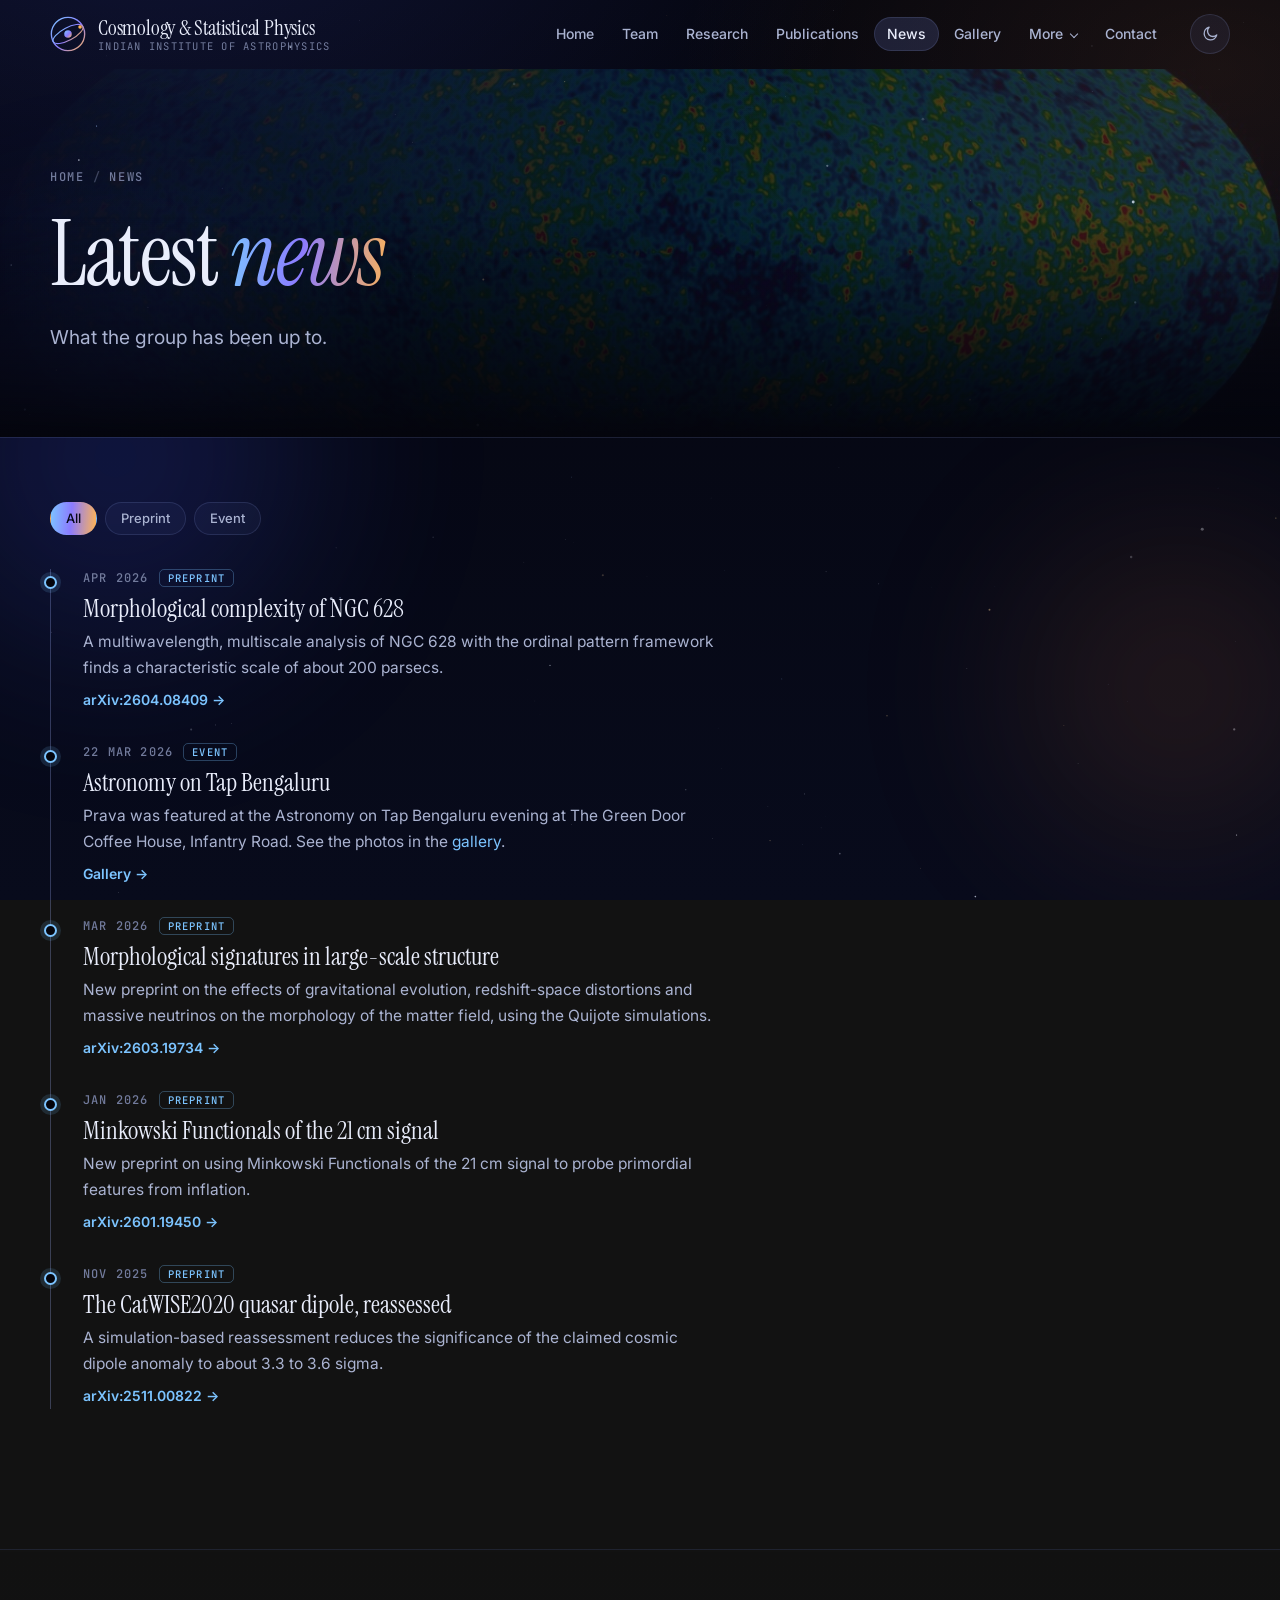
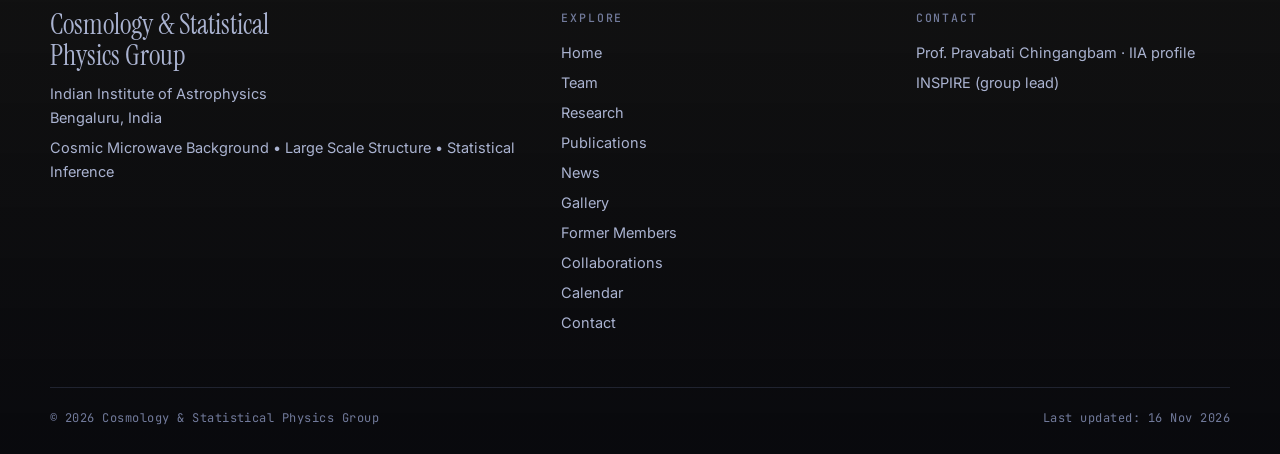
<file: news.html>
<!DOCTYPE html>
<html lang="en" data-theme="dark">
<head>
<meta charset="UTF-8">
<meta name="viewport" content="width=device-width, initial-scale=1">
<title>News · Cosmology &amp; Statistical Physics Group</title>
<meta name="description" content="Cosmic Microwave Background • Large Scale Structure • Statistical Inference">
<meta property="og:title" content="News · Cosmology &amp; Statistical Physics Group">
<meta property="og:description" content="Cosmic Microwave Background • Large Scale Structure • Statistical Inference">
<meta property="og:type" content="website">
<meta name="theme-color" content="#04050d">
<link rel="icon" href="images/site/favicon.svg" type="image/svg+xml">
<link rel="preconnect" href="https://fonts.googleapis.com">
<link rel="preconnect" href="https://fonts.gstatic.com" crossorigin>
<link href="https://fonts.googleapis.com/css2?family=Instrument+Serif:ital@0;1&family=Inter:wght@400;500;600&family=JetBrains+Mono:wght@400;500&display=swap" rel="stylesheet">
<link rel="stylesheet" href="assets/css/style.css">
<script>try{document.documentElement.setAttribute('data-theme',localStorage.getItem('csp-theme')||'dark')}catch(e){}document.documentElement.classList.add('js')</script>
</head>
<body class="page-news">
<canvas id="stars" aria-hidden="true"></canvas>
<div class="aurora" aria-hidden="true"><i></i><i></i></div>
<a class="skip" href="#main">Skip to content</a>
<header class="nav" id="nav">
  <div class="wrap nav-in">
    <a class="brand" href="index.html" aria-label="Cosmology &amp; Statistical Physics Group - home"><svg class="mark" viewBox="0 0 40 40" aria-hidden="true"><defs><linearGradient id="lg" x1="0" y1="0" x2="1" y2="1"><stop offset="0" stop-color="#7cc4ff"/><stop offset=".55" stop-color="#8b7bff"/><stop offset="1" stop-color="#ffb454"/></linearGradient></defs><circle cx="20" cy="20" r="18.5" fill="none" stroke="url(#lg)" stroke-width="1.5"/><ellipse cx="20" cy="20" rx="18.5" ry="7" fill="none" stroke="url(#lg)" stroke-width="1.2" transform="rotate(-28 20 20)"/><circle cx="20" cy="20" r="4.2" fill="url(#lg)"/><circle cx="33.4" cy="12.2" r="2" fill="#ffb454"/></svg><span class="brand-t"><b>Cosmology &amp; Statistical Physics</b><small>Indian Institute of Astrophysics</small></span></a>
    <nav class="links" id="links" aria-label="Main"><a href="index.html">Home</a><a href="team.html">Team</a><a href="research.html">Research</a><a href="publications.html">Publications</a><a href="news.html" class="on" aria-current="page">News</a><a href="gallery.html">Gallery</a><div class="dd"><button type="button" aria-haspopup="true" aria-expanded="false">More</button><div class="dd-menu"><a href="former.html">Former Members</a><a href="collab.html">Collaborations</a><a href="calendar.html">Calendar</a></div></div><a href="contact.html">Contact</a></nav>
    <button class="icon-btn" id="theme" type="button" aria-label="Toggle light / dark theme"><svg class="ico-moon" viewBox="0 0 24 24" fill="none" stroke="currentColor" stroke-width="1.8" stroke-linecap="round" stroke-linejoin="round" aria-hidden="true"><path d="M21 13.2A8.5 8.5 0 1 1 10.8 3 6.6 6.6 0 0 0 21 13.2z"/></svg><svg class="ico-sun" viewBox="0 0 24 24" fill="none" stroke="currentColor" stroke-width="1.8" stroke-linecap="round" stroke-linejoin="round" aria-hidden="true"><circle cx="12" cy="12" r="4"/><path d="M12 2v2M12 20v2M4.9 4.9l1.4 1.4M17.7 17.7l1.4 1.4M2 12h2M20 12h2M4.9 19.1l1.4-1.4M17.7 6.3l1.4-1.4"/></svg></button>
    <button class="burger" id="burger" type="button" aria-label="Menu" aria-expanded="false" aria-controls="links"><i></i><i></i><i></i></button>
  </div>
</header>
<main id="main">
<section class="phead">
  <div class="wrap">
    <p class="crumbs"><a href="index.html">Home</a><span>/</span>News</p>
    <h1 class="display reveal">Latest <em>news</em></h1>
    <p class="lede reveal" style="--d:.1s">What the group has been up to.</p>
  </div>
</section>
<div class="sec tight"><div class="wrap"><section><div class="filters reveal"><button type="button" class="chipbtn on" data-kind="">All</button><button type="button" class="chipbtn" data-kind="Preprint">Preprint</button><button type="button" class="chipbtn" data-kind="Event">Event</button></div><ol class="timeline"><li class="tl reveal" data-kind="Preprint">
  <div class="when"><span>Apr 2026</span><span class="kind">Preprint</span></div>
  <h3>Morphological complexity of NGC 628</h3>
  <p>A multiwavelength, multiscale analysis of NGC 628 with the ordinal pattern framework finds a characteristic scale of about 200 parsecs.</p>
  <a class="more" href="https://arxiv.org/abs/2604.08409" target="_blank" rel="noopener noreferrer">arXiv:2604.08409 &rarr;</a>
</li><li class="tl reveal" data-kind="Event">
  <div class="when"><span>22 Mar 2026</span><span class="kind">Event</span></div>
  <h3>Astronomy on Tap Bengaluru</h3>
  <p>Prava was featured at the Astronomy on Tap Bengaluru evening at The Green Door Coffee House, Infantry Road. See the photos in the <a href="gallery.html">gallery</a>.</p>
  <a class="more" href="gallery.html">Gallery &rarr;</a>
</li><li class="tl reveal" data-kind="Preprint">
  <div class="when"><span>Mar 2026</span><span class="kind">Preprint</span></div>
  <h3>Morphological signatures in large-scale structure</h3>
  <p>New preprint on the effects of gravitational evolution, redshift-space distortions and massive neutrinos on the morphology of the matter field, using the Quijote simulations.</p>
  <a class="more" href="https://arxiv.org/abs/2603.19734" target="_blank" rel="noopener noreferrer">arXiv:2603.19734 &rarr;</a>
</li><li class="tl reveal" data-kind="Preprint">
  <div class="when"><span>Jan 2026</span><span class="kind">Preprint</span></div>
  <h3>Minkowski Functionals of the 21 cm signal</h3>
  <p>New preprint on using Minkowski Functionals of the 21 cm signal to probe primordial features from inflation.</p>
  <a class="more" href="https://arxiv.org/abs/2601.19450" target="_blank" rel="noopener noreferrer">arXiv:2601.19450 &rarr;</a>
</li><li class="tl reveal" data-kind="Preprint">
  <div class="when"><span>Nov 2025</span><span class="kind">Preprint</span></div>
  <h3>The CatWISE2020 quasar dipole, reassessed</h3>
  <p>A simulation-based reassessment reduces the significance of the claimed cosmic dipole anomaly to about 3.3 to 3.6 sigma.</p>
  <a class="more" href="https://arxiv.org/abs/2511.00822" target="_blank" rel="noopener noreferrer">arXiv:2511.00822 &rarr;</a>
</li></ol></section></div></div>
</main>
<footer class="foot">
  <div class="wrap">
    <div class="foot-grid">
      <div>
        <p class="fb">Cosmology &amp; Statistical Physics Group</p>
        <p>Indian Institute of Astrophysics<br>Bengaluru, India</p>
        <p class="muted">Cosmic Microwave Background • Large Scale Structure • Statistical Inference</p>
      </div>
      <div><h4>Explore</h4><ul><li><a href="index.html">Home</a></li><li><a href="team.html">Team</a></li><li><a href="research.html">Research</a></li><li><a href="publications.html">Publications</a></li><li><a href="news.html">News</a></li><li><a href="gallery.html">Gallery</a></li><li><a href="former.html">Former Members</a></li><li><a href="collab.html">Collaborations</a></li><li><a href="calendar.html">Calendar</a></li><li><a href="contact.html">Contact</a></li></ul></div>
      <div><h4>Contact</h4><ul><li><a href="https://www.iiap.res.in/people/profile/academic/pravabati-chingangbam/" target="_blank" rel="noopener noreferrer">Prof. Pravabati Chingangbam · IIA profile</a></li><li><a href="https://inspirehep.net/authors/1046872?ui-citation-summary=true" target="_blank" rel="noopener noreferrer">INSPIRE (group lead)</a></li></ul></div>
    </div>
    <div class="foot-bot"><span>&copy; 2026 Cosmology &amp; Statistical Physics Group</span><span>Last updated: 16 Nov 2026</span></div>
  </div>
</footer>
<script src="assets/js/main.js" defer></script>
</body>
</html>
</file>
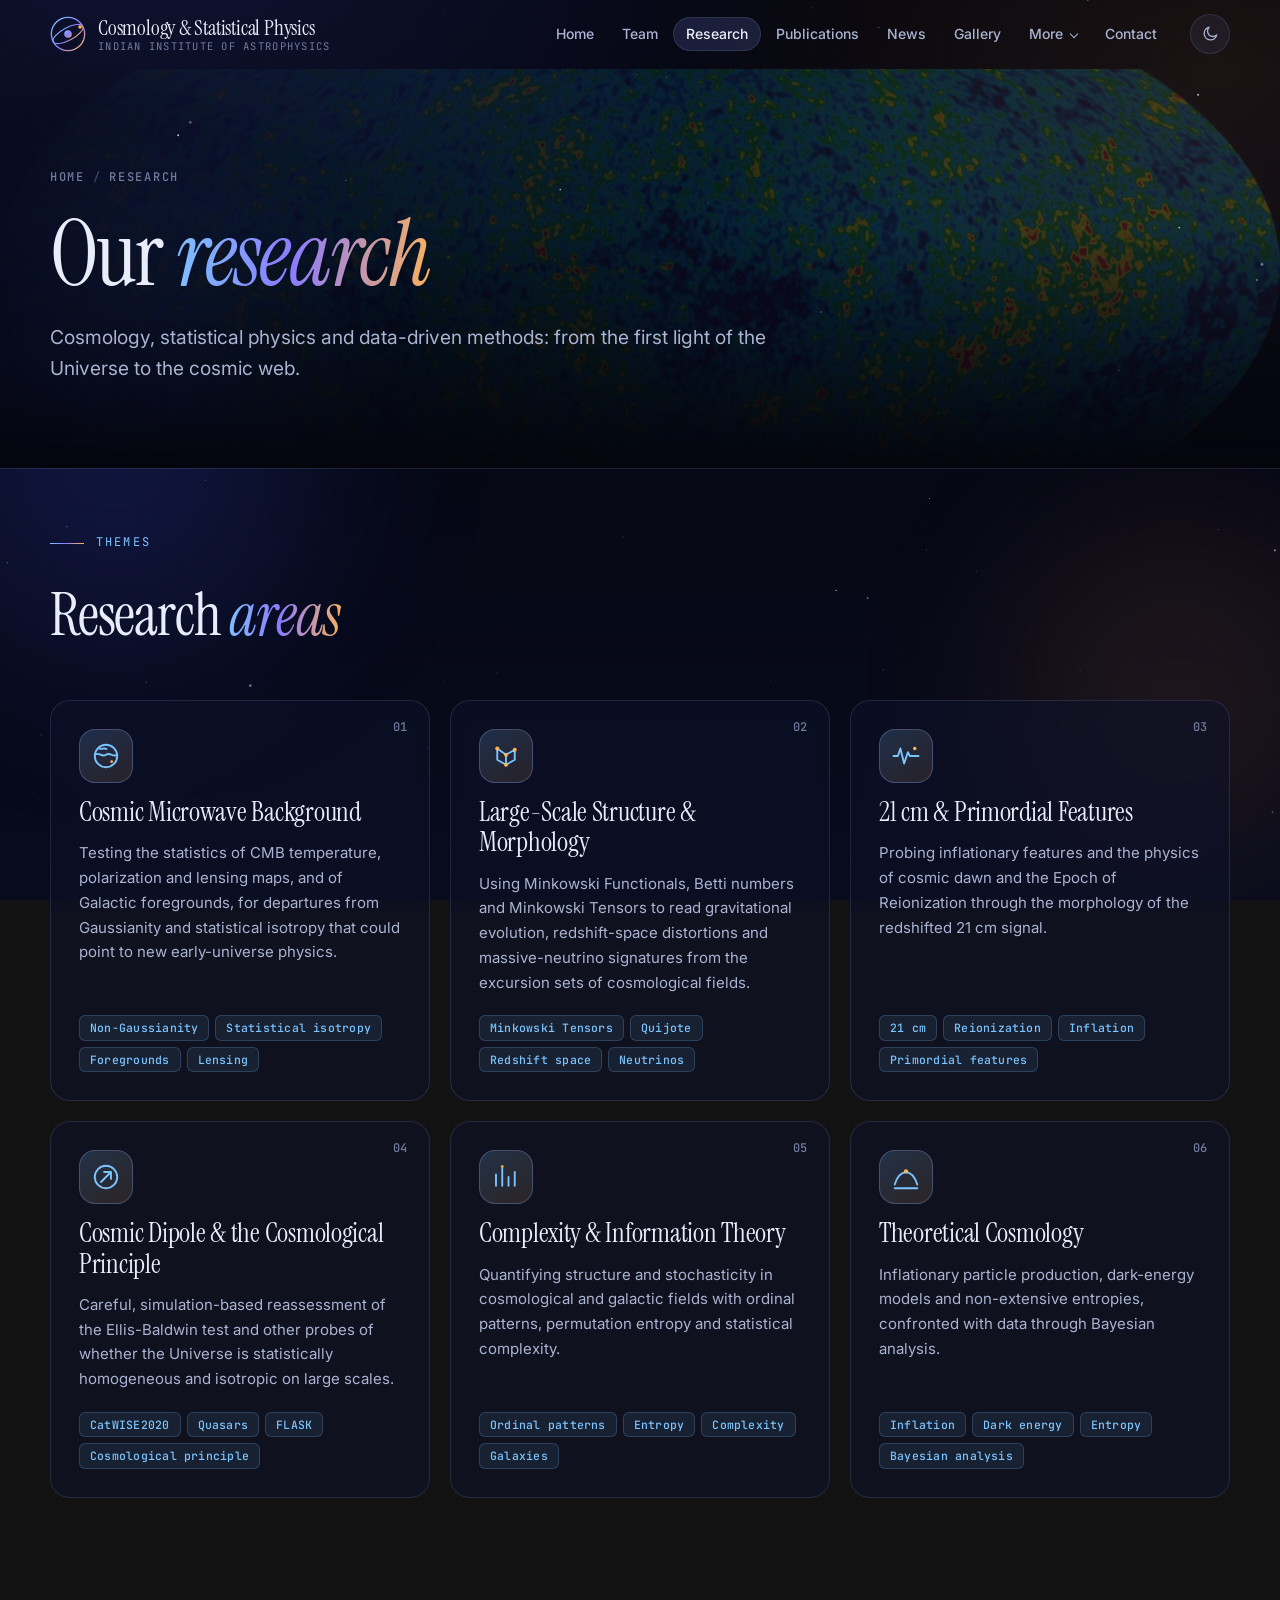
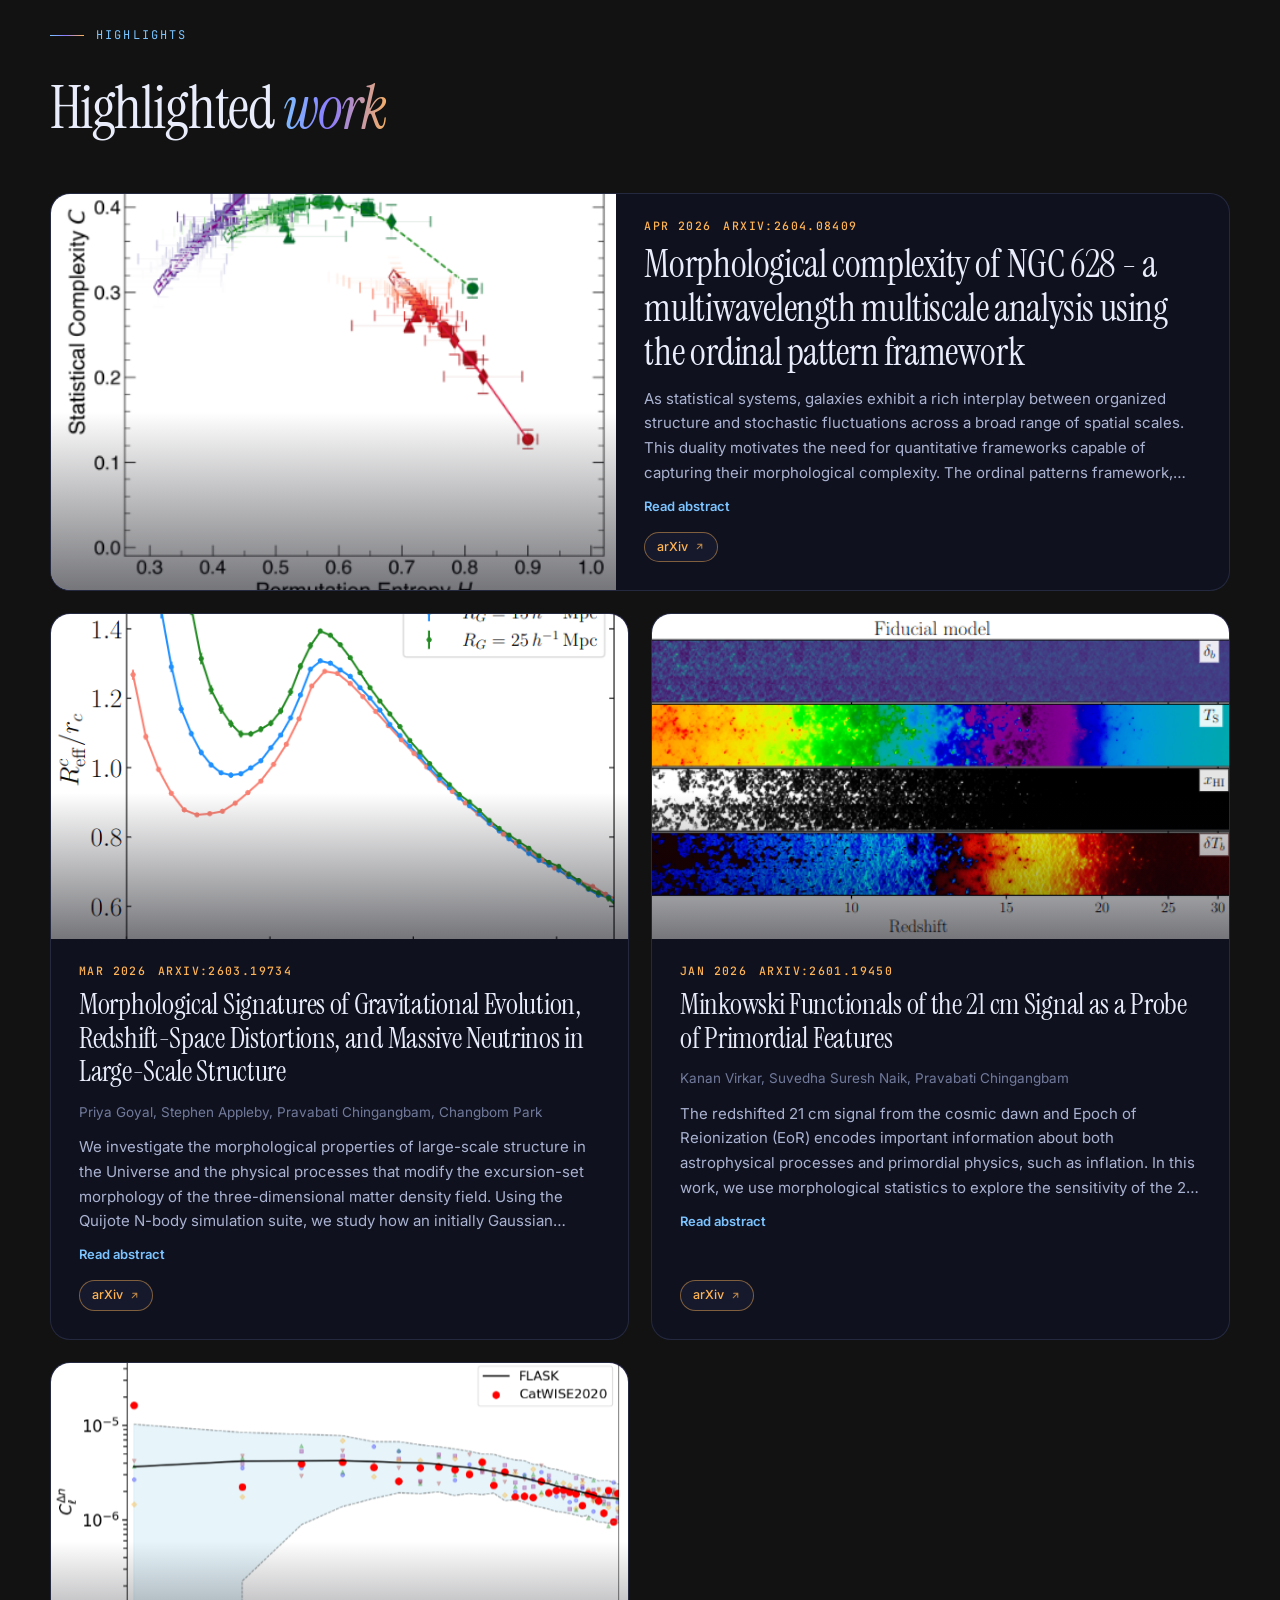
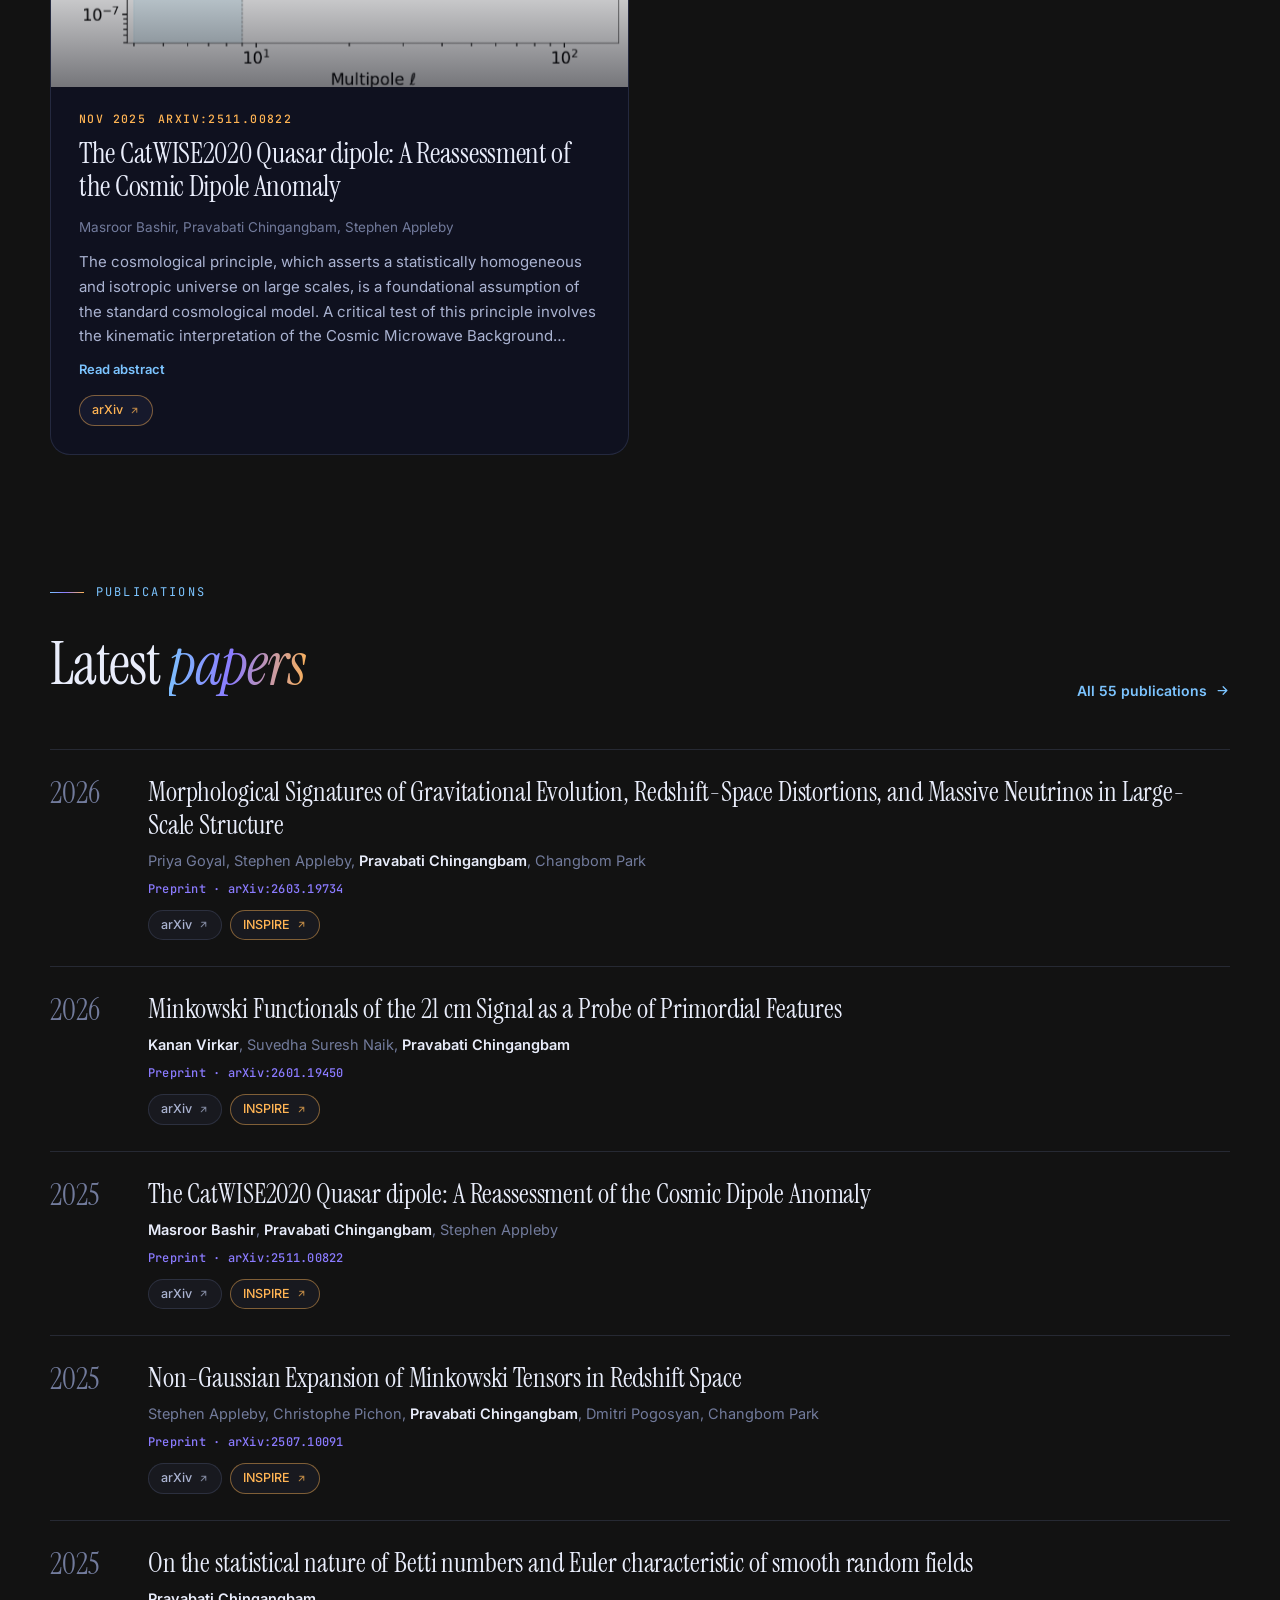
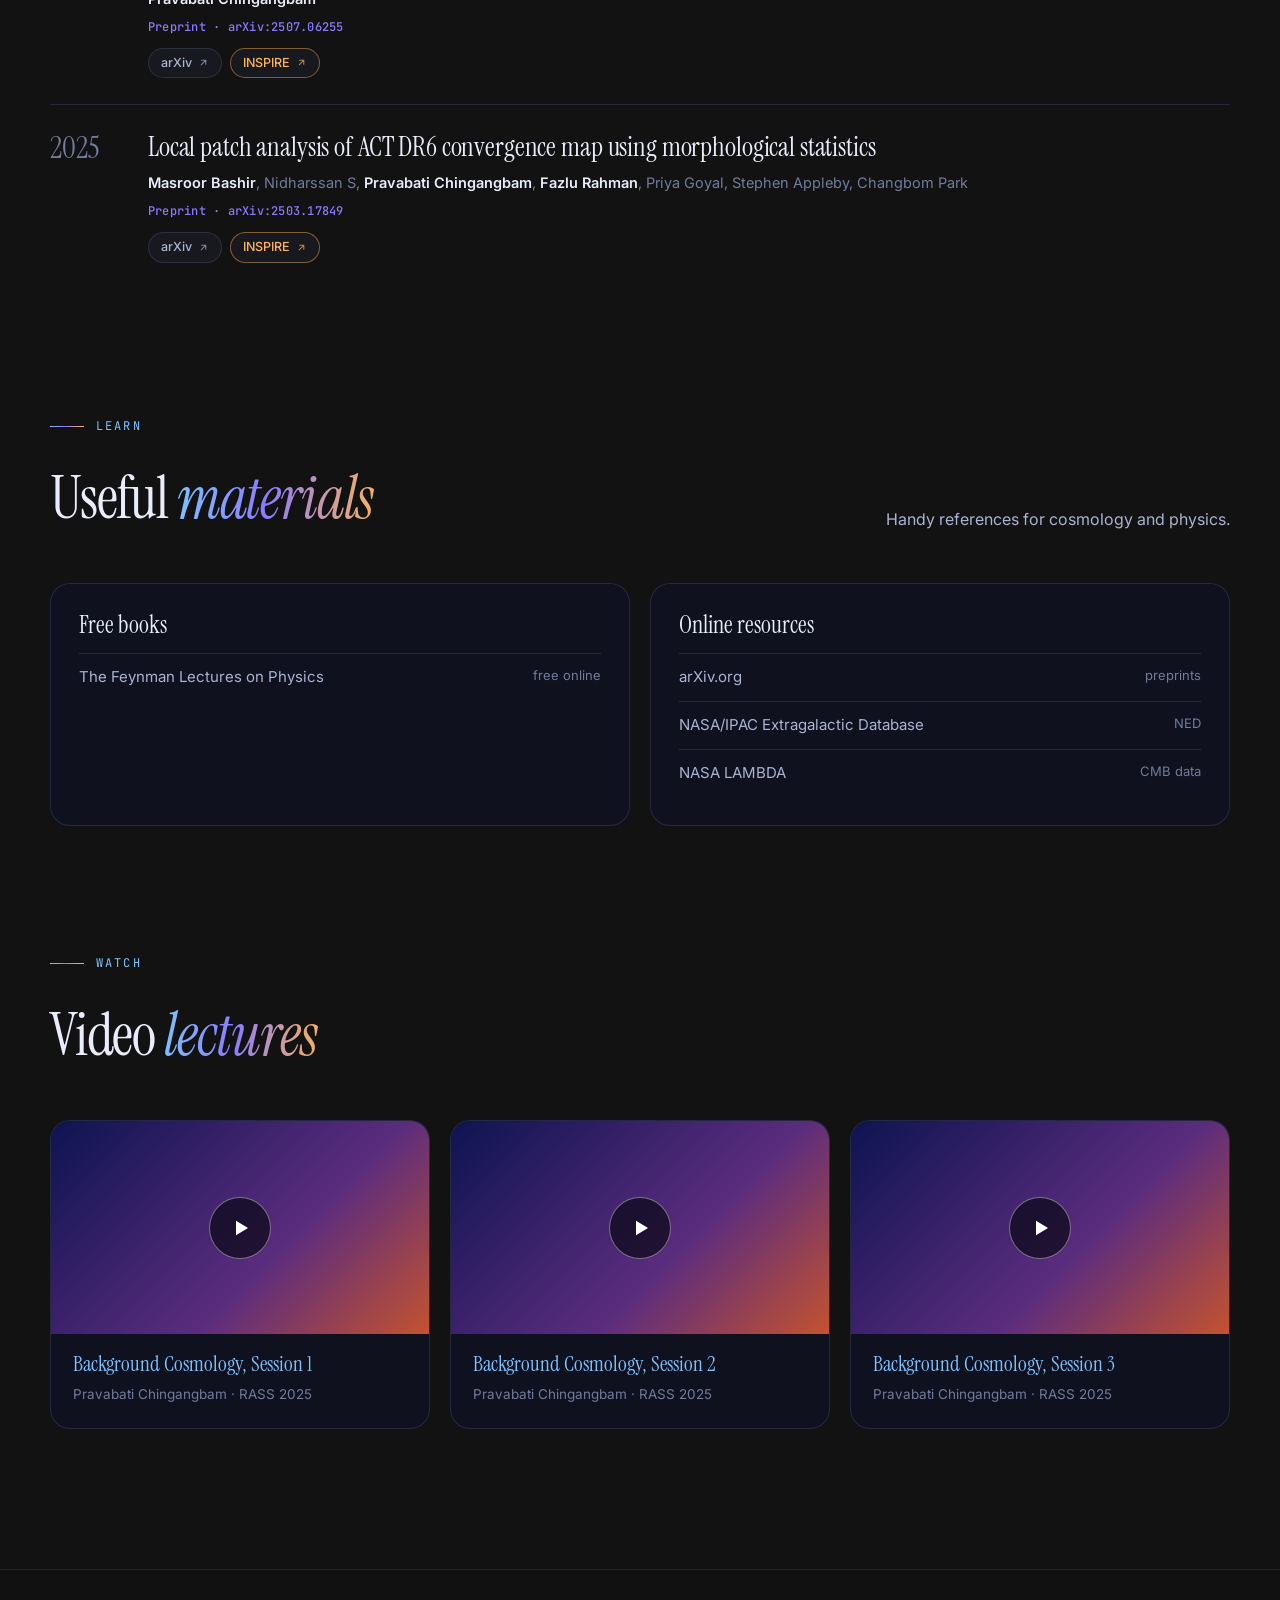
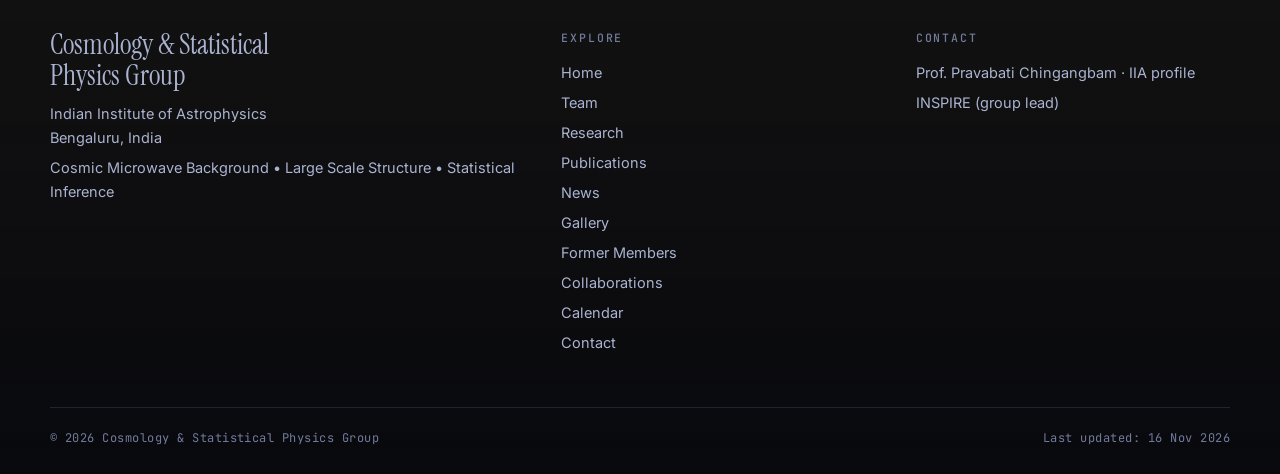
<file: research.html>
<!DOCTYPE html>
<html lang="en" data-theme="dark">
<head>
<meta charset="UTF-8">
<meta name="viewport" content="width=device-width, initial-scale=1">
<title>Research · Cosmology &amp; Statistical Physics Group</title>
<meta name="description" content="Cosmic Microwave Background • Large Scale Structure • Statistical Inference">
<meta property="og:title" content="Research · Cosmology &amp; Statistical Physics Group">
<meta property="og:description" content="Cosmic Microwave Background • Large Scale Structure • Statistical Inference">
<meta property="og:type" content="website">
<meta name="theme-color" content="#04050d">
<link rel="icon" href="images/site/favicon.svg" type="image/svg+xml">
<link rel="preconnect" href="https://fonts.googleapis.com">
<link rel="preconnect" href="https://fonts.gstatic.com" crossorigin>
<link href="https://fonts.googleapis.com/css2?family=Instrument+Serif:ital@0;1&family=Inter:wght@400;500;600&family=JetBrains+Mono:wght@400;500&display=swap" rel="stylesheet">
<link rel="stylesheet" href="assets/css/style.css">
<script>try{document.documentElement.setAttribute('data-theme',localStorage.getItem('csp-theme')||'dark')}catch(e){}document.documentElement.classList.add('js')</script>
</head>
<body class="page-research">
<canvas id="stars" aria-hidden="true"></canvas>
<div class="aurora" aria-hidden="true"><i></i><i></i></div>
<a class="skip" href="#main">Skip to content</a>
<header class="nav" id="nav">
  <div class="wrap nav-in">
    <a class="brand" href="index.html" aria-label="Cosmology &amp; Statistical Physics Group - home"><svg class="mark" viewBox="0 0 40 40" aria-hidden="true"><defs><linearGradient id="lg" x1="0" y1="0" x2="1" y2="1"><stop offset="0" stop-color="#7cc4ff"/><stop offset=".55" stop-color="#8b7bff"/><stop offset="1" stop-color="#ffb454"/></linearGradient></defs><circle cx="20" cy="20" r="18.5" fill="none" stroke="url(#lg)" stroke-width="1.5"/><ellipse cx="20" cy="20" rx="18.5" ry="7" fill="none" stroke="url(#lg)" stroke-width="1.2" transform="rotate(-28 20 20)"/><circle cx="20" cy="20" r="4.2" fill="url(#lg)"/><circle cx="33.4" cy="12.2" r="2" fill="#ffb454"/></svg><span class="brand-t"><b>Cosmology &amp; Statistical Physics</b><small>Indian Institute of Astrophysics</small></span></a>
    <nav class="links" id="links" aria-label="Main"><a href="index.html">Home</a><a href="team.html">Team</a><a href="research.html" class="on" aria-current="page">Research</a><a href="publications.html">Publications</a><a href="news.html">News</a><a href="gallery.html">Gallery</a><div class="dd"><button type="button" aria-haspopup="true" aria-expanded="false">More</button><div class="dd-menu"><a href="former.html">Former Members</a><a href="collab.html">Collaborations</a><a href="calendar.html">Calendar</a></div></div><a href="contact.html">Contact</a></nav>
    <button class="icon-btn" id="theme" type="button" aria-label="Toggle light / dark theme"><svg class="ico-moon" viewBox="0 0 24 24" fill="none" stroke="currentColor" stroke-width="1.8" stroke-linecap="round" stroke-linejoin="round" aria-hidden="true"><path d="M21 13.2A8.5 8.5 0 1 1 10.8 3 6.6 6.6 0 0 0 21 13.2z"/></svg><svg class="ico-sun" viewBox="0 0 24 24" fill="none" stroke="currentColor" stroke-width="1.8" stroke-linecap="round" stroke-linejoin="round" aria-hidden="true"><circle cx="12" cy="12" r="4"/><path d="M12 2v2M12 20v2M4.9 4.9l1.4 1.4M17.7 17.7l1.4 1.4M2 12h2M20 12h2M4.9 19.1l1.4-1.4M17.7 6.3l1.4-1.4"/></svg></button>
    <button class="burger" id="burger" type="button" aria-label="Menu" aria-expanded="false" aria-controls="links"><i></i><i></i><i></i></button>
  </div>
</header>
<main id="main">
<section class="phead">
  <div class="wrap">
    <p class="crumbs"><a href="index.html">Home</a><span>/</span>Research</p>
    <h1 class="display reveal">Our <em>research</em></h1>
    <p class="lede reveal" style="--d:.1s">Cosmology, statistical physics and data-driven methods: from the first light of the Universe to the cosmic web.</p>
  </div>
</section>
<section class="sec tight"><div class="wrap"><div class="sec-head reveal"><p class="eyebrow">Themes</p><h2>Research <em>areas</em></h2></div><div class="areas"><article class="card area reveal" style="--d:0.00s"><span class="num">01</span><div class="ico"><svg viewBox="0 0 24 24" aria-hidden="true"><circle cx="12" cy="12" r="9"/><path d="M3.2 11c3-2.8 5.6 2.6 8.8 0s5.8 2.6 8.8 0"/><path d="M6 5.8c2.2 1.6 4.6-.8 6.4.6"/><circle class="f" cx="16.5" cy="16.5" r="1.1"/></svg></div><h3>Cosmic Microwave Background</h3><p>Testing the statistics of CMB temperature, polarization and lensing maps, and of Galactic foregrounds, for departures from Gaussianity and statistical isotropy that could point to new early-universe physics.</p><div class="tags"><span class="tag">Non-Gaussianity</span><span class="tag">Statistical isotropy</span><span class="tag">Foregrounds</span><span class="tag">Lensing</span></div></article><article class="card area reveal" style="--d:0.08s"><span class="num">02</span><div class="ico"><svg viewBox="0 0 24 24" aria-hidden="true"><path d="M5 6l7 5 7-4M12 11v8M5 6v9l7 4 7-4V7"/><circle class="f" cx="5" cy="6" r="1.6"/><circle class="f" cx="12" cy="11" r="1.6"/><circle class="f" cx="19" cy="7" r="1.6"/><circle class="f" cx="12" cy="19" r="1.6"/></svg></div><h3>Large-Scale Structure &amp; Morphology</h3><p>Using Minkowski Functionals, Betti numbers and Minkowski Tensors to read gravitational evolution, redshift-space distortions and massive-neutrino signatures from the excursion sets of cosmological fields.</p><div class="tags"><span class="tag">Minkowski Tensors</span><span class="tag">Quijote</span><span class="tag">Redshift space</span><span class="tag">Neutrinos</span></div></article><article class="card area reveal" style="--d:0.16s"><span class="num">03</span><div class="ico"><svg viewBox="0 0 24 24" aria-hidden="true"><path d="M2 12h3.5l2-6 3 12 3-9 1.6 3H22"/><circle class="f" cx="19" cy="6" r="1.4"/></svg></div><h3>21 cm &amp; Primordial Features</h3><p>Probing inflationary features and the physics of cosmic dawn and the Epoch of Reionization through the morphology of the redshifted 21 cm signal.</p><div class="tags"><span class="tag">21 cm</span><span class="tag">Reionization</span><span class="tag">Inflation</span><span class="tag">Primordial features</span></div></article><article class="card area reveal" style="--d:0.00s"><span class="num">04</span><div class="ico"><svg viewBox="0 0 24 24" aria-hidden="true"><circle cx="12" cy="12" r="9"/><path d="M8 16l8-8M10.5 8H16v5.5"/></svg></div><h3>Cosmic Dipole &amp; the Cosmological Principle</h3><p>Careful, simulation-based reassessment of the Ellis-Baldwin test and other probes of whether the Universe is statistically homogeneous and isotropic on large scales.</p><div class="tags"><span class="tag">CatWISE2020</span><span class="tag">Quasars</span><span class="tag">FLASK</span><span class="tag">Cosmological principle</span></div></article><article class="card area reveal" style="--d:0.08s"><span class="num">05</span><div class="ico"><svg viewBox="0 0 24 24" aria-hidden="true"><path d="M4 19V10M9 19V5M14 19v-7M19 19V8"/><circle class="f" cx="9" cy="3.6" r="1.1"/></svg></div><h3>Complexity &amp; Information Theory</h3><p>Quantifying structure and stochasticity in cosmological and galactic fields with ordinal patterns, permutation entropy and statistical complexity.</p><div class="tags"><span class="tag">Ordinal patterns</span><span class="tag">Entropy</span><span class="tag">Complexity</span><span class="tag">Galaxies</span></div></article><article class="card area reveal" style="--d:0.16s"><span class="num">06</span><div class="ico"><svg viewBox="0 0 24 24" aria-hidden="true"><path d="M3 18c4-13 14-13 18 0"/><circle class="f" cx="12" cy="7.4" r="1.7"/><path d="M3 21h18"/></svg></div><h3>Theoretical Cosmology</h3><p>Inflationary particle production, dark-energy models and non-extensive entropies, confronted with data through Bayesian analysis.</p><div class="tags"><span class="tag">Inflation</span><span class="tag">Dark energy</span><span class="tag">Entropy</span><span class="tag">Bayesian analysis</span></div></article></div></div></section>
<section class="sec tight" id="highlights"><div class="wrap"><div class="sec-head reveal"><p class="eyebrow">Highlights</p><h2>Highlighted <em>work</em></h2></div><div class="hl-grid"><article class="card hl big reveal" style="--d:0.00s">
  <figure><span class="ph">arXiv 2604.08409</span><img src="images/research/2604_08409.png" alt="Morphological complexity of NGC 628 - a multiwavelength multiscale analysis using the ordinal pattern framework" loading="lazy" onerror="this.remove()"></figure>
  <div class="hl-body">
    <div class="hl-meta"><span>Apr 2026</span><span>arXiv:2604.08409</span></div>
    <h3 data-tex>Morphological complexity of NGC 628 - a multiwavelength multiscale analysis using the ordinal pattern framework</h3>
    
    <p class="abs">As statistical systems, galaxies exhibit a rich interplay between organized structure and stochastic fluctuations across a broad range of spatial scales. This duality motivates the need for quantitative frameworks capable of capturing their morphological complexity. The ordinal patterns framework, along with its associated statistical measures: permutation entropy (H), disequilibrium (DE), statistical complexity (C), and ordinal network node entropy, has recently emerged as a powerful tool for analyzing such complexity in physical systems. We apply this framework in a multiwavelength, multiscale analysis of the galaxy NGC 628, utilizing observations in the near-ultraviolet, near-infrared, mid-infrared, and millimeter bands. Our results reveal a characteristic spatial scale of approximately 200 parsecs, marking the transition from small-scale structures influenced by star formation and stellar feedback to larger-scale morphology governed by the galaxy&#x27;s dynamics. Furthermore, we find that the C vs. H trajectories for all wavelengths converge toward a common attractor curve, consistent with the behavior of isotropic Gaussian random fields. This convergence suggests a universal statistical behavior in galactic structure at large scales, despite the differing physical processes traced by each wavelength.</p><button class="toggle" type="button">Read abstract</button>
    <div class="links-row"><a class="pill inspire" href="https://arxiv.org/abs/2604.08409" target="_blank" rel="noopener noreferrer">arXiv<svg viewBox="0 0 24 24" fill="none" stroke="currentColor" stroke-width="2.2" stroke-linecap="round" stroke-linejoin="round" aria-hidden="true"><path d="M7 17 17 7M8 7h9v9"/></svg></a></div>
  </div>
</article><article class="card hl reveal" style="--d:0.08s">
  <figure><span class="ph">arXiv 2603.19734</span><img src="images/research/2603_19734.png" alt="Morphological Signatures of Gravitational Evolution, Redshift-Space Distortions, and Massive Neutrinos in Large-Scale Structure" loading="lazy" onerror="this.remove()"></figure>
  <div class="hl-body">
    <div class="hl-meta"><span>Mar 2026</span><span>arXiv:2603.19734</span></div>
    <h3 data-tex>Morphological Signatures of Gravitational Evolution, Redshift-Space Distortions, and Massive Neutrinos in Large-Scale Structure</h3>
    <p class="by">Priya Goyal, Stephen Appleby, Pravabati Chingangbam, Changbom Park</p>
    <p class="abs">We investigate the morphological properties of large-scale structure in the Universe and the physical processes that modify the excursion-set morphology of the three-dimensional matter density field. Using the Quijote N-body simulation suite, we study how an initially Gaussian random matter density field is altered by non-linear gravitational evolution, redshift-space distortions, and massive neutrino free-streaming. To quantify these effects, we employ a comprehensive set of morphological descriptors, including Minkowski Functionals, Betti numbers, Minkowski Tensors, and local measures of the size and shape of connected components and cavities. We find that gravitational evolution, on quasi-linear scales RG∼10h−1Mpc, strongly skews the one-point distribution and slightly smooths the field via the merging of critical points, with a more pronounced effect for minima and wall saddle points than for peaks. Redshift-space distortions produce the strongest morphological signal, generating pronounced anisotropies that are robustly captured by Minkowski Tensors and local shape measures, arising from both coherent large-scale flows and non-linear Finger-of-God effects. In contrast, massive neutrinos induce an approximately isotropic suppression of small-scale structure, slightly reducing the amplitudes of the Minkowski Functionals while leaving individual shape measures largely unchanged. We further explore the sensitivity of these statistics to variations in cosmological parameters Ωm, ns, and σ8, finding that they probe strongly degenerate combinations of Ωm and ns, while also exhibiting sensitivity to σ8 through the non-Gaussianity of the evolved density field.</p><button class="toggle" type="button">Read abstract</button>
    <div class="links-row"><a class="pill inspire" href="https://arxiv.org/abs/2603.19734" target="_blank" rel="noopener noreferrer">arXiv<svg viewBox="0 0 24 24" fill="none" stroke="currentColor" stroke-width="2.2" stroke-linecap="round" stroke-linejoin="round" aria-hidden="true"><path d="M7 17 17 7M8 7h9v9"/></svg></a></div>
  </div>
</article><article class="card hl reveal" style="--d:0.00s">
  <figure><span class="ph">arXiv 2601.19450</span><img src="images/research/2601_19450.png" alt="Minkowski Functionals of the 21 cm Signal as a Probe of Primordial Features" loading="lazy" onerror="this.remove()"></figure>
  <div class="hl-body">
    <div class="hl-meta"><span>Jan 2026</span><span>arXiv:2601.19450</span></div>
    <h3 data-tex>Minkowski Functionals of the 21 cm Signal as a Probe of Primordial Features</h3>
    <p class="by">Kanan Virkar, Suvedha Suresh Naik, Pravabati Chingangbam</p>
    <p class="abs">The redshifted 21 cm signal from the cosmic dawn and Epoch of Reionization (EoR) encodes important information about both astrophysical processes and primordial physics, such as inflation. In this work, we use morphological statistics to explore the sensitivity of the 21 cm signal to inflationary features and EoR dynamics simultaneously. Focusing on primordial features from particle production during inflation we generate semi-numerical simulations of the 21 cm signal across redshifts 5 &lt; z &lt; 35, incorporating these features. Using Minkowski Functionals (MFs), we analyze the morphology of 21 cm fields: density, neutral hydrogen fraction, spin temperature, and brightness temperature. We demonstrate that MFs are highly sensitive to both the amplitude and scale of primordial features, capturing rich morphological information. In particular, we show that MFs can robustly identify inflationary features and distinguish them from the standard model. We further explore various EoR scenarios, and demonstrate that combining MFs across redshifts can disentangle the signatures of primordial features from EoR effects. This approach opens new avenues for probing inflation with upcoming 21 cm surveys.</p><button class="toggle" type="button">Read abstract</button>
    <div class="links-row"><a class="pill inspire" href="https://arxiv.org/abs/2601.19450" target="_blank" rel="noopener noreferrer">arXiv<svg viewBox="0 0 24 24" fill="none" stroke="currentColor" stroke-width="2.2" stroke-linecap="round" stroke-linejoin="round" aria-hidden="true"><path d="M7 17 17 7M8 7h9v9"/></svg></a></div>
  </div>
</article><article class="card hl reveal" style="--d:0.08s">
  <figure><span class="ph">arXiv 2511.00822</span><img src="images/research/2511_00822.png" alt="The CatWISE2020 Quasar dipole: A Reassessment of the Cosmic Dipole Anomaly" loading="lazy" onerror="this.remove()"></figure>
  <div class="hl-body">
    <div class="hl-meta"><span>Nov 2025</span><span>arXiv:2511.00822</span></div>
    <h3 data-tex>The CatWISE2020 Quasar dipole: A Reassessment of the Cosmic Dipole Anomaly</h3>
    <p class="by">Masroor Bashir, Pravabati Chingangbam, Stephen Appleby</p>
    <p class="abs">The cosmological principle, which asserts a statistically homogeneous and isotropic universe on large scales, is a foundational assumption of the standard cosmological model. A critical test of this principle involves the kinematic interpretation of the Cosmic Microwave Background temperature dipole, conventionally attributed to our peculiar motion relative to the cosmic rest frame. The Ellis-Baldwin test provides a probe of this kinematic interpretation by searching for a matching Doppler-driven dipole in the number counts of extragalactic radio sources. Recent measurements from the CatWISE2020 quasar catalog have reported a dipole amplitude significantly exceeding the kinematic expectation, with a claimed significance of 4.9σ. We present a comprehensive reassessment of this test using the same dataset, incorporating major sources of uncertainty in the statistical inference. We use a simulation framework based on the FLASK package, incorporating lognormal realizations of the large-scale structure, the quasar clustering bias, the survey&#x27;s radial selection function, and its exact sky coverage. Our simulations account for the kinematic dipole, the intrinsic clustering dipole, shot noise, and survey geometry effects. The analysis yields a revised significance of the kinematic dipole excess of 3.63σ in the absence of a clustering dipole, and 3.44σ in the presence of a randomly oriented clustering dipole. When the clustering dipole is aligned with the kinematic dipole direction, the significance decreases further to 3.27σ. Our analysis demonstrates that although the anomaly is reduced in significance, it cannot be explained solely as a result of the clustering dipole or mode coupling arising from the survey mask.</p><button class="toggle" type="button">Read abstract</button>
    <div class="links-row"><a class="pill inspire" href="https://arxiv.org/abs/2511.00822" target="_blank" rel="noopener noreferrer">arXiv<svg viewBox="0 0 24 24" fill="none" stroke="currentColor" stroke-width="2.2" stroke-linecap="round" stroke-linejoin="round" aria-hidden="true"><path d="M7 17 17 7M8 7h9v9"/></svg></a></div>
  </div>
</article></div></div></section>
<section class="sec tight"><div class="wrap"><div class="sec-head reveal"><p class="eyebrow">Publications</p><h2>Latest <em>papers</em></h2><a class="sec-link" href="publications.html">All 55 publications <svg viewBox="0 0 24 24" fill="none" stroke="currentColor" stroke-width="2" stroke-linecap="round" stroke-linejoin="round" aria-hidden="true"><path d="M5 12h14M13 6l6 6-6 6"/></svg></a></div><ul><li class="pub" data-year="2026" data-date="2026-03-00" data-cites="0" data-people="pravabati-chingangbam" data-q="morphological signatures of gravitational evolution, redshift-space distortions, and massive neutrinos in large-scale structure priya goyal stephen appleby pravabati chingangbam changbom park  2026 2603.19734">
  <div class="pub-year">2026</div>
  <div class="pub-main">
    <h3 class="pub-title" data-tex><a href="https://arxiv.org/abs/2603.19734" target="_blank" rel="noopener noreferrer">Morphological Signatures of Gravitational Evolution, Redshift-Space Distortions, and Massive Neutrinos in Large-Scale Structure</a></h3>
    <p class="pub-auth">Priya Goyal, Stephen Appleby, <b class="me">Pravabati Chingangbam</b>, Changbom Park</p>
    <p class="pub-meta"><span class="pre">Preprint &middot; arXiv:2603.19734</span></p>
    <div class="pub-links"><a class="pill " href="https://arxiv.org/abs/2603.19734" target="_blank" rel="noopener noreferrer">arXiv<svg viewBox="0 0 24 24" fill="none" stroke="currentColor" stroke-width="2.2" stroke-linecap="round" stroke-linejoin="round" aria-hidden="true"><path d="M7 17 17 7M8 7h9v9"/></svg></a><a class="pill inspire" href="https://inspirehep.net/literature?q=arxiv%3A2603.19734" target="_blank" rel="noopener noreferrer">INSPIRE<svg viewBox="0 0 24 24" fill="none" stroke="currentColor" stroke-width="2.2" stroke-linecap="round" stroke-linejoin="round" aria-hidden="true"><path d="M7 17 17 7M8 7h9v9"/></svg></a></div>
  </div>
</li><li class="pub" data-year="2026" data-date="2026-01-00" data-cites="0" data-people="kanan-virkar pravabati-chingangbam" data-q="minkowski functionals of the 21 cm signal as a probe of primordial features kanan virkar suvedha suresh naik pravabati chingangbam  2026 2601.19450">
  <div class="pub-year">2026</div>
  <div class="pub-main">
    <h3 class="pub-title" data-tex><a href="https://arxiv.org/abs/2601.19450" target="_blank" rel="noopener noreferrer">Minkowski Functionals of the 21 cm Signal as a Probe of Primordial Features</a></h3>
    <p class="pub-auth"><b class="me">Kanan Virkar</b>, Suvedha Suresh Naik, <b class="me">Pravabati Chingangbam</b></p>
    <p class="pub-meta"><span class="pre">Preprint &middot; arXiv:2601.19450</span></p>
    <div class="pub-links"><a class="pill " href="https://arxiv.org/abs/2601.19450" target="_blank" rel="noopener noreferrer">arXiv<svg viewBox="0 0 24 24" fill="none" stroke="currentColor" stroke-width="2.2" stroke-linecap="round" stroke-linejoin="round" aria-hidden="true"><path d="M7 17 17 7M8 7h9v9"/></svg></a><a class="pill inspire" href="https://inspirehep.net/literature?q=arxiv%3A2601.19450" target="_blank" rel="noopener noreferrer">INSPIRE<svg viewBox="0 0 24 24" fill="none" stroke="currentColor" stroke-width="2.2" stroke-linecap="round" stroke-linejoin="round" aria-hidden="true"><path d="M7 17 17 7M8 7h9v9"/></svg></a></div>
  </div>
</li><li class="pub" data-year="2025" data-date="2025-11-00" data-cites="0" data-people="masroor-bashir pravabati-chingangbam" data-q="the catwise2020 quasar dipole: a reassessment of the cosmic dipole anomaly masroor bashir pravabati chingangbam stephen appleby  2025 2511.00822">
  <div class="pub-year">2025</div>
  <div class="pub-main">
    <h3 class="pub-title" data-tex><a href="https://arxiv.org/abs/2511.00822" target="_blank" rel="noopener noreferrer">The CatWISE2020 Quasar dipole: A Reassessment of the Cosmic Dipole Anomaly</a></h3>
    <p class="pub-auth"><b class="me">Masroor Bashir</b>, <b class="me">Pravabati Chingangbam</b>, Stephen Appleby</p>
    <p class="pub-meta"><span class="pre">Preprint &middot; arXiv:2511.00822</span></p>
    <div class="pub-links"><a class="pill " href="https://arxiv.org/abs/2511.00822" target="_blank" rel="noopener noreferrer">arXiv<svg viewBox="0 0 24 24" fill="none" stroke="currentColor" stroke-width="2.2" stroke-linecap="round" stroke-linejoin="round" aria-hidden="true"><path d="M7 17 17 7M8 7h9v9"/></svg></a><a class="pill inspire" href="https://inspirehep.net/literature?q=arxiv%3A2511.00822" target="_blank" rel="noopener noreferrer">INSPIRE<svg viewBox="0 0 24 24" fill="none" stroke="currentColor" stroke-width="2.2" stroke-linecap="round" stroke-linejoin="round" aria-hidden="true"><path d="M7 17 17 7M8 7h9v9"/></svg></a></div>
  </div>
</li><li class="pub" data-year="2025" data-date="2025-07-00" data-cites="0" data-people="pravabati-chingangbam" data-q="non-gaussian expansion of minkowski tensors in redshift space stephen appleby christophe pichon pravabati chingangbam dmitri pogosyan changbom park  2025 2507.10091">
  <div class="pub-year">2025</div>
  <div class="pub-main">
    <h3 class="pub-title" data-tex><a href="https://arxiv.org/abs/2507.10091" target="_blank" rel="noopener noreferrer">Non-Gaussian Expansion of Minkowski Tensors in Redshift Space</a></h3>
    <p class="pub-auth">Stephen Appleby, Christophe Pichon, <b class="me">Pravabati Chingangbam</b>, Dmitri Pogosyan, Changbom Park</p>
    <p class="pub-meta"><span class="pre">Preprint &middot; arXiv:2507.10091</span></p>
    <div class="pub-links"><a class="pill " href="https://arxiv.org/abs/2507.10091" target="_blank" rel="noopener noreferrer">arXiv<svg viewBox="0 0 24 24" fill="none" stroke="currentColor" stroke-width="2.2" stroke-linecap="round" stroke-linejoin="round" aria-hidden="true"><path d="M7 17 17 7M8 7h9v9"/></svg></a><a class="pill inspire" href="https://inspirehep.net/literature?q=arxiv%3A2507.10091" target="_blank" rel="noopener noreferrer">INSPIRE<svg viewBox="0 0 24 24" fill="none" stroke="currentColor" stroke-width="2.2" stroke-linecap="round" stroke-linejoin="round" aria-hidden="true"><path d="M7 17 17 7M8 7h9v9"/></svg></a></div>
  </div>
</li><li class="pub" data-year="2025" data-date="2025-07-00" data-cites="0" data-people="pravabati-chingangbam" data-q="on the statistical nature of betti numbers and euler characteristic of smooth random fields pravabati chingangbam  2025 2507.06255">
  <div class="pub-year">2025</div>
  <div class="pub-main">
    <h3 class="pub-title" data-tex><a href="https://arxiv.org/abs/2507.06255" target="_blank" rel="noopener noreferrer">On the statistical nature of Betti numbers and Euler characteristic of smooth random fields</a></h3>
    <p class="pub-auth"><b class="me">Pravabati Chingangbam</b></p>
    <p class="pub-meta"><span class="pre">Preprint &middot; arXiv:2507.06255</span></p>
    <div class="pub-links"><a class="pill " href="https://arxiv.org/abs/2507.06255" target="_blank" rel="noopener noreferrer">arXiv<svg viewBox="0 0 24 24" fill="none" stroke="currentColor" stroke-width="2.2" stroke-linecap="round" stroke-linejoin="round" aria-hidden="true"><path d="M7 17 17 7M8 7h9v9"/></svg></a><a class="pill inspire" href="https://inspirehep.net/literature?q=arxiv%3A2507.06255" target="_blank" rel="noopener noreferrer">INSPIRE<svg viewBox="0 0 24 24" fill="none" stroke="currentColor" stroke-width="2.2" stroke-linecap="round" stroke-linejoin="round" aria-hidden="true"><path d="M7 17 17 7M8 7h9v9"/></svg></a></div>
  </div>
</li><li class="pub" data-year="2025" data-date="2025-03-00" data-cites="0" data-people="masroor-bashir pravabati-chingangbam fazlu-rahman" data-q="local patch analysis of act dr6 convergence map using morphological statistics masroor bashir nidharssan s pravabati chingangbam fazlu rahman priya goyal stephen appleby changbom park  2025 2503.17849">
  <div class="pub-year">2025</div>
  <div class="pub-main">
    <h3 class="pub-title" data-tex><a href="https://arxiv.org/abs/2503.17849" target="_blank" rel="noopener noreferrer">Local patch analysis of ACT DR6 convergence map using morphological statistics</a></h3>
    <p class="pub-auth"><b class="me">Masroor Bashir</b>, Nidharssan S, <b class="me">Pravabati Chingangbam</b>, <b class="me">Fazlu Rahman</b>, Priya Goyal, Stephen Appleby, Changbom Park</p>
    <p class="pub-meta"><span class="pre">Preprint &middot; arXiv:2503.17849</span></p>
    <div class="pub-links"><a class="pill " href="https://arxiv.org/abs/2503.17849" target="_blank" rel="noopener noreferrer">arXiv<svg viewBox="0 0 24 24" fill="none" stroke="currentColor" stroke-width="2.2" stroke-linecap="round" stroke-linejoin="round" aria-hidden="true"><path d="M7 17 17 7M8 7h9v9"/></svg></a><a class="pill inspire" href="https://inspirehep.net/literature?q=arxiv%3A2503.17849" target="_blank" rel="noopener noreferrer">INSPIRE<svg viewBox="0 0 24 24" fill="none" stroke="currentColor" stroke-width="2.2" stroke-linecap="round" stroke-linejoin="round" aria-hidden="true"><path d="M7 17 17 7M8 7h9v9"/></svg></a></div>
  </div>
</li></ul></div></section>
<section class="sec tight"><div class="wrap"><div class="sec-head reveal"><p class="eyebrow">Learn</p><h2>Useful <em>materials</em></h2><p class="sub">Handy references for cosmology and physics.</p></div><div class="grid c2"><div class="card res reveal"><h3>Free books</h3><ul><li><a href="https://www.feynmanlectures.caltech.edu/" target="_blank" rel="noopener noreferrer"><span>The Feynman Lectures on Physics</span><small>free online</small></a></li></ul></div><div class="card res reveal"><h3>Online resources</h3><ul><li><a href="https://arxiv.org/" target="_blank" rel="noopener noreferrer"><span>arXiv.org</span><small>preprints</small></a></li><li><a href="https://ned.ipac.caltech.edu/" target="_blank" rel="noopener noreferrer"><span>NASA/IPAC Extragalactic Database</span><small>NED</small></a></li><li><a href="https://lambda.gsfc.nasa.gov/" target="_blank" rel="noopener noreferrer"><span>NASA LAMBDA</span><small>CMB data</small></a></li></ul></div></div></div></section>
<section class="sec tight"><div class="wrap"><div class="sec-head reveal"><p class="eyebrow">Watch</p><h2>Video <em>lectures</em></h2></div><div class="grid c3"><a class="card lec reveal" style="--d:0.00s" href="https://www.youtube.com/watch?v=p0In5tS3Fas&amp;t=3s" target="_blank" rel="noopener noreferrer"><span class="th"><img src="https://img.youtube.com/vi/p0In5tS3Fas/hqdefault.jpg" alt="" loading="lazy" onerror="this.remove()"></span><span class="lb-t" style="display:block"><h3>Background Cosmology, Session 1</h3><p>Pravabati Chingangbam · RASS 2025</p></span></a><a class="card lec reveal" style="--d:0.08s" href="https://www.youtube.com/watch?v=dMot93c3xj0" target="_blank" rel="noopener noreferrer"><span class="th"><img src="https://img.youtube.com/vi/dMot93c3xj0/hqdefault.jpg" alt="" loading="lazy" onerror="this.remove()"></span><span class="lb-t" style="display:block"><h3>Background Cosmology, Session 2</h3><p>Pravabati Chingangbam · RASS 2025</p></span></a><a class="card lec reveal" style="--d:0.16s" href="https://www.youtube.com/watch?v=YHkRsamPfMg" target="_blank" rel="noopener noreferrer"><span class="th"><img src="https://img.youtube.com/vi/YHkRsamPfMg/hqdefault.jpg" alt="" loading="lazy" onerror="this.remove()"></span><span class="lb-t" style="display:block"><h3>Background Cosmology, Session 3</h3><p>Pravabati Chingangbam · RASS 2025</p></span></a></div></div></section>
</main>
<footer class="foot">
  <div class="wrap">
    <div class="foot-grid">
      <div>
        <p class="fb">Cosmology &amp; Statistical Physics Group</p>
        <p>Indian Institute of Astrophysics<br>Bengaluru, India</p>
        <p class="muted">Cosmic Microwave Background • Large Scale Structure • Statistical Inference</p>
      </div>
      <div><h4>Explore</h4><ul><li><a href="index.html">Home</a></li><li><a href="team.html">Team</a></li><li><a href="research.html">Research</a></li><li><a href="publications.html">Publications</a></li><li><a href="news.html">News</a></li><li><a href="gallery.html">Gallery</a></li><li><a href="former.html">Former Members</a></li><li><a href="collab.html">Collaborations</a></li><li><a href="calendar.html">Calendar</a></li><li><a href="contact.html">Contact</a></li></ul></div>
      <div><h4>Contact</h4><ul><li><a href="https://www.iiap.res.in/people/profile/academic/pravabati-chingangbam/" target="_blank" rel="noopener noreferrer">Prof. Pravabati Chingangbam · IIA profile</a></li><li><a href="https://inspirehep.net/authors/1046872?ui-citation-summary=true" target="_blank" rel="noopener noreferrer">INSPIRE (group lead)</a></li></ul></div>
    </div>
    <div class="foot-bot"><span>&copy; 2026 Cosmology &amp; Statistical Physics Group</span><span>Last updated: 16 Nov 2026</span></div>
  </div>
</footer>
<script src="assets/js/main.js" defer></script>
</body>
</html>
</file>
<file: assets/css/style.css>
/* =========================================================================
   Cosmology & Statistical Physics Group — site theme
   -------------------------------------------------------------------------
   EDIT HERE to restyle the whole site:
     • colours / fonts / radii  → the :root and [data-theme="light"] blocks
     • everything else is plain CSS, grouped by section with banner comments
   The HTML is generated by sitegen.py, so you normally never touch the HTML.
   ========================================================================= */

:root{
  color-scheme: dark;
  --bg:        #04050d;
  --bg-2:      #080b1c;
  --ink:       #e9edfb;
  --ink-2:     #aab3d1;
  --ink-3:     #727b9c;
  --line:      rgba(160,180,255,.14);
  --line-2:    rgba(160,180,255,.28);
  --glass:     rgba(14,18,42,.58);
  --glass-2:   rgba(22,28,62,.72);
  --accent:    #7cc4ff;   /* ice blue  */
  --accent-2:  #ffb454;   /* amber     */
  --accent-3:  #ff6b81;   /* coral     */
  --accent-4:  #8b7bff;   /* violet    */
  --grad:      linear-gradient(95deg,var(--accent),var(--accent-4) 45%,var(--accent-2));
  --shadow:    0 30px 80px -30px rgba(0,0,0,.8);
  --radius:    20px;
  --radius-s:  12px;
  --serif:     "Instrument Serif","Iowan Old Style","Palatino Linotype",Georgia,serif;
  --sans:      "Inter",system-ui,-apple-system,"Segoe UI",Roboto,Arial,sans-serif;
  --mono:      "JetBrains Mono",ui-monospace,SFMono-Regular,Menlo,Consolas,monospace;
  --wrap:      1180px;
  --nav-h:     68px;
}
[data-theme="light"]{
  color-scheme: light;
  --bg:        #f6f3ec;
  --bg-2:      #efeade;
  --ink:       #14172b;
  --ink-2:     #454b69;
  --ink-3:     #7b819b;
  --line:      rgba(30,40,90,.13);
  --line-2:    rgba(30,40,90,.26);
  --glass:     rgba(255,255,255,.72);
  --glass-2:   rgba(255,255,255,.92);
  --accent:    #2748d9;
  --accent-2:  #c2650a;
  --accent-3:  #c8324b;
  --accent-4:  #6b4fe0;
  --shadow:    0 24px 60px -28px rgba(30,40,90,.35);
}

/* ---------- base ---------- */
*,*::before,*::after{box-sizing:border-box}
html{scroll-behavior:smooth;-webkit-text-size-adjust:100%}
body{
  margin:0;font-family:var(--sans);font-size:16px;line-height:1.65;color:var(--ink);
  background:
    radial-gradient(1200px 700px at 12% -10%, rgba(76,96,255,.16), transparent 60%),
    radial-gradient(900px 600px at 95% 8%, rgba(255,150,70,.09), transparent 60%),
    linear-gradient(180deg,var(--bg) 0%,var(--bg-2) 100%);
  background-attachment:fixed;
  -webkit-font-smoothing:antialiased;text-rendering:optimizeLegibility;
  overflow-x:hidden;
}
[data-theme="light"] body{
  background:
    radial-gradient(1100px 650px at 10% -10%, rgba(80,110,255,.12), transparent 60%),
    radial-gradient(900px 600px at 98% 6%, rgba(255,160,80,.14), transparent 60%),
    linear-gradient(180deg,var(--bg),var(--bg-2));
  background-attachment:fixed;
}
img{max-width:100%;display:block}
a{color:var(--accent);text-decoration:none;transition:color .2s}
a:hover{color:var(--accent-2)}
h1,h2,h3,h4{margin:0;font-weight:400;line-height:1.12}
p{margin:0 0 1em}
ul{margin:0;padding:0;list-style:none}
::selection{background:var(--accent);color:#04050d}
:focus-visible{outline:2px solid var(--accent-2);outline-offset:3px;border-radius:6px}
.wrap{width:min(var(--wrap),100% - 40px);margin-inline:auto}
.skip{position:absolute;left:-999px;top:8px;background:var(--accent);color:#04050d;padding:8px 14px;border-radius:8px;z-index:200}
.skip:focus{left:8px}

#stars{position:fixed;inset:0;width:100%;height:100%;z-index:-2;pointer-events:none}
.aurora{position:fixed;inset:0;z-index:-1;pointer-events:none;overflow:hidden}
.aurora i{position:absolute;border-radius:50%;filter:blur(90px);opacity:.28;animation:drift 26s ease-in-out infinite alternate}
.aurora i:nth-child(1){width:46vw;height:46vw;left:-14vw;top:18vh;background:radial-gradient(circle,#4157ff,transparent 65%)}
.aurora i:nth-child(2){width:40vw;height:40vw;right:-12vw;top:48vh;background:radial-gradient(circle,#ff8a3c,transparent 65%);animation-delay:-9s;opacity:.16}
[data-theme="light"] .aurora i{opacity:.14}
@keyframes drift{to{transform:translate3d(6vw,-6vh,0) scale(1.15)}}

/* ---------- typography helpers ---------- */
.eyebrow{font-family:var(--mono);font-size:12px;letter-spacing:.18em;text-transform:uppercase;color:var(--accent);margin:0 0 18px;display:flex;align-items:center;gap:12px}
.eyebrow::before{content:"";width:34px;height:1px;background:var(--grad)}
.display{font-family:var(--serif);font-weight:400;letter-spacing:-.015em}
.display em,h2 em{font-style:italic;background:var(--grad);-webkit-background-clip:text;background-clip:text;color:transparent;padding-right:.06em}
.lede{font-size:clamp(17px,1.5vw,20px);color:var(--ink-2);max-width:60ch}
.mono{font-family:var(--mono)}
.muted{color:var(--ink-3)}
.prose p{color:var(--ink-2);font-size:17px;line-height:1.75}
.prose p:first-child::first-line{color:var(--ink)}
.prose a{border-bottom:1px solid var(--line-2)}
.prose strong,.prose b{color:var(--ink);font-weight:600}

/* ---------- navigation ---------- */
.nav{position:sticky;top:0;z-index:100;transition:background .3s,border-color .3s,backdrop-filter .3s;border-bottom:1px solid transparent}
.nav.scrolled{background:var(--glass);backdrop-filter:blur(18px) saturate(1.4);-webkit-backdrop-filter:blur(18px) saturate(1.4);border-color:var(--line)}
.nav-in{height:var(--nav-h);display:flex;align-items:center;gap:20px}
.brand{display:flex;align-items:center;gap:12px;color:var(--ink);margin-right:auto;min-width:0}
.brand:hover{color:var(--ink)}
.brand .mark{width:36px;height:36px;flex:none}
.brand-t{display:flex;flex-direction:column;line-height:1.15;min-width:0}
.brand-t b{font-family:var(--serif);font-weight:400;font-size:21px;letter-spacing:-.01em;white-space:nowrap;overflow:hidden;text-overflow:ellipsis}
.brand-t small{font-family:var(--mono);font-size:10.5px;letter-spacing:.12em;text-transform:uppercase;color:var(--ink-3);white-space:nowrap;overflow:hidden;text-overflow:ellipsis}
.links{display:flex;align-items:center;gap:2px}
.links>a,.dd>button{font:500 14px/1 var(--sans);color:var(--ink-2);padding:10px 13px;border-radius:999px;background:none;border:0;cursor:pointer;position:relative;transition:color .2s,background .2s}
.links>a:hover,.dd>button:hover,.dd.open>button{color:var(--ink);background:rgba(130,150,255,.1)}
.links>a.on,.dd>button.on{color:var(--ink);background:rgba(130,150,255,.16);box-shadow:inset 0 0 0 1px var(--line)}
.dd{position:relative}
.dd>button::after{content:"";display:inline-block;width:6px;height:6px;border-right:1.5px solid currentColor;border-bottom:1.5px solid currentColor;transform:translateY(-2px) rotate(45deg);margin-left:8px}
.dd-menu{position:absolute;right:0;top:calc(100% + 8px);min-width:210px;padding:8px;border-radius:16px;background:var(--glass-2);border:1px solid var(--line-2);backdrop-filter:blur(18px);-webkit-backdrop-filter:blur(18px);box-shadow:var(--shadow);opacity:0;visibility:hidden;transform:translateY(-6px);transition:.2s}
.dd:hover .dd-menu,.dd.open .dd-menu,.dd:focus-within .dd-menu{opacity:1;visibility:visible;transform:none}
.dd-menu a{display:block;padding:10px 14px;border-radius:10px;color:var(--ink-2);font-size:14px}
.dd-menu a:hover,.dd-menu a.on{background:rgba(130,150,255,.14);color:var(--ink)}
.icon-btn{width:40px;height:40px;border-radius:50%;display:grid;place-items:center;background:rgba(130,150,255,.08);border:1px solid var(--line);color:var(--ink-2);cursor:pointer;transition:.2s;flex:none}
.icon-btn:hover{color:var(--accent-2);border-color:var(--line-2)}
.icon-btn svg{width:18px;height:18px}
.ico-sun{display:none}
[data-theme="light"] .ico-sun{display:block}
[data-theme="light"] .ico-moon{display:none}
.burger{display:none;width:40px;height:40px;border-radius:50%;border:1px solid var(--line);background:rgba(130,150,255,.08);cursor:pointer;position:relative;flex:none}
.burger i{position:absolute;left:11px;right:11px;height:1.6px;background:var(--ink);transition:.25s;border-radius:2px}
.burger i:nth-child(1){top:14px}.burger i:nth-child(2){top:19px}.burger i:nth-child(3){top:24px}
.nav.open .burger i:nth-child(1){top:19px;transform:rotate(45deg)}
.nav.open .burger i:nth-child(2){opacity:0}
.nav.open .burger i:nth-child(3){top:19px;transform:rotate(-45deg)}

/* ---------- buttons / pills / tags ---------- */
.btn{display:inline-flex;align-items:center;gap:10px;font:600 15px/1 var(--sans);padding:15px 24px;border-radius:999px;border:1px solid var(--line-2);color:var(--ink);background:rgba(130,150,255,.07);transition:.25s;cursor:pointer}
.btn svg{width:16px;height:16px;transition:transform .25s}
.btn:hover{color:var(--ink);border-color:var(--accent);background:rgba(124,196,255,.12);transform:translateY(-2px)}
.btn:hover svg{transform:translateX(4px)}
.btn.primary{background:var(--grad);color:#07091a;border-color:transparent;box-shadow:0 14px 40px -14px rgba(124,196,255,.7)}
.btn.primary:hover{color:#07091a;filter:brightness(1.08);box-shadow:0 18px 46px -12px rgba(255,180,84,.6)}
[data-theme="light"] .btn.primary{color:#fff;box-shadow:0 14px 34px -14px rgba(39,72,217,.6)}
[data-theme="light"] .btn.primary:hover{color:#fff}
.pill{display:inline-flex;align-items:center;gap:6px;font:500 12.5px/1 var(--sans);padding:8px 12px;border-radius:999px;color:var(--ink-2);border:1px solid var(--line);background:rgba(130,150,255,.06);transition:.2s}
.pill:hover{color:var(--ink);border-color:var(--accent);background:rgba(124,196,255,.12);transform:translateY(-1px)}
.pill svg{width:11px;height:11px;opacity:.7}
.pill.inspire{border-color:rgba(255,180,84,.45);color:var(--accent-2)}
.pill.inspire:hover{background:rgba(255,180,84,.14);color:var(--accent-2);border-color:var(--accent-2)}
.tags{display:flex;flex-wrap:wrap;gap:6px}
.tag{font:500 11.5px/1 var(--mono);letter-spacing:.02em;padding:6px 10px;border-radius:6px;color:var(--accent);background:rgba(124,196,255,.09);border:1px solid rgba(124,196,255,.2)}
[data-theme="light"] .tag{background:rgba(39,72,217,.07);border-color:rgba(39,72,217,.2)}
.links-row{display:flex;flex-wrap:wrap;gap:8px}

/* ---------- sections ---------- */
.sec{padding:clamp(70px,9vw,120px) 0;position:relative}
.sec.tight{padding:clamp(40px,5vw,70px) 0}
.sec-head{display:flex;justify-content:space-between;align-items:flex-end;gap:24px;flex-wrap:wrap;margin-bottom:clamp(30px,4vw,54px)}
.sec-head h2{font-family:var(--serif);font-size:clamp(34px,4.6vw,60px);letter-spacing:-.02em;max-width:18ch}
.sec-head .sub{color:var(--ink-2);max-width:48ch;margin:0}
.sec-head .eyebrow{width:100%;margin-bottom:6px}
.sec-link{font:600 14px/1 var(--sans);display:inline-flex;gap:8px;align-items:center}
.sec-link svg{width:15px;height:15px;transition:transform .2s}
.sec-link:hover svg{transform:translateX(4px)}

/* ---------- cards ---------- */
.card{position:relative;background:var(--glass);border:1px solid var(--line);border-radius:var(--radius);padding:28px;backdrop-filter:blur(10px);-webkit-backdrop-filter:blur(10px);transition:transform .35s cubic-bezier(.2,.7,.2,1),border-color .3s,box-shadow .35s}
.card::before{content:"";position:absolute;inset:0;border-radius:inherit;padding:1px;background:linear-gradient(140deg,rgba(124,196,255,.55),transparent 35%,transparent 65%,rgba(255,180,84,.45));-webkit-mask:linear-gradient(#000 0 0) content-box,linear-gradient(#000 0 0);-webkit-mask-composite:xor;mask-composite:exclude;opacity:0;transition:opacity .35s;pointer-events:none}
.card:hover{transform:translateY(-4px);box-shadow:var(--shadow)}
.card:hover::before{opacity:1}
.grid{display:grid;gap:20px}
.grid.c2{grid-template-columns:repeat(2,1fr)}
.grid.c3{grid-template-columns:repeat(3,1fr)}
.grid.auto{grid-template-columns:repeat(auto-fill,minmax(300px,1fr))}

/* ---------- reveal ---------- */
.js .reveal{opacity:0;transform:translateY(22px);transition:opacity .8s cubic-bezier(.2,.7,.2,1),transform .8s cubic-bezier(.2,.7,.2,1);transition-delay:var(--d,0s)}
.js .reveal.in{opacity:1;transform:none}

/* ---------- hero ---------- */
.hero{position:relative;padding:clamp(34px,6vw,84px) 0 clamp(50px,7vw,100px);min-height:calc(100vh - var(--nav-h));display:flex;align-items:center}
.hero-grid{display:grid;grid-template-columns:1.05fr .95fr;gap:clamp(24px,5vw,70px);align-items:center}
.hero h1{font-size:clamp(40px,4.7vw,70px);line-height:1.05;margin-bottom:26px}
.hero .lede{margin-bottom:34px}
.cta{display:flex;flex-wrap:wrap;gap:14px;margin-bottom:46px}
.stats{display:flex;gap:clamp(20px,3.4vw,46px);flex-wrap:wrap;margin:0;padding-top:28px;border-top:1px solid var(--line)}
.stats div{min-width:84px}
.stats dt{font-family:var(--serif);font-size:clamp(34px,3.6vw,48px);line-height:1;letter-spacing:-.02em;background:var(--grad);-webkit-background-clip:text;background-clip:text;color:transparent}
.stats dd{margin:6px 0 0;font:500 11.5px/1.3 var(--mono);letter-spacing:.14em;text-transform:uppercase;color:var(--ink-3)}
.hero-visual{position:relative;justify-self:center;width:min(100%,560px)}
.globe-wrap{position:relative;aspect-ratio:1;width:100%}
.halo{position:absolute;inset:6%;border-radius:50%;background:radial-gradient(circle,rgba(110,150,255,.34) 38%,rgba(110,150,255,.10) 56%,transparent 70%);filter:blur(10px);animation:breathe 7s ease-in-out infinite}
[data-theme="light"] .halo{background:radial-gradient(circle,rgba(90,120,255,.28) 38%,rgba(255,170,90,.12) 58%,transparent 70%)}
@keyframes breathe{50%{transform:scale(1.045);opacity:.85}}
#globe{position:absolute;inset:13%;width:74%;height:74%;z-index:3;border-radius:50%;cursor:grab;touch-action:pan-y;opacity:0;transition:opacity 1.4s;filter:drop-shadow(0 20px 50px rgba(30,40,160,.55))}
#globe.ready{opacity:1}
#globe:active{cursor:grabbing}
.globe-ph{position:absolute;inset:13%;z-index:3;border-radius:50%;background:radial-gradient(circle at 35% 30%,#2a3fb5,#0b1250 60%,#050830)}
/* orbiting team photos */
.orbits{position:absolute;inset:0;width:100%;height:100%;overflow:visible;pointer-events:none;fill:none}
.orbits path{stroke:var(--accent);stroke-opacity:.38;stroke-width:1;stroke-dasharray:2 6;vector-effect:non-scaling-stroke}
.orbits.back{z-index:1}.orbits.back path{opacity:.45}
.orbits.front{z-index:4}
.sat{position:absolute;left:50%;top:50%;width:11.5%;aspect-ratio:1;z-index:5;display:none;will-change:transform,opacity;border-radius:50%}
.orbiting .sat{display:block}
.sat.back{z-index:2}
.sat .avatar{width:100%;height:100%;padding:2px;box-shadow:0 6px 22px rgba(10,15,70,.55)}
.sat .avatar>span{font-size:clamp(13px,1.9vw,20px)}
.sat .avatar>img{filter:none}
.sat:hover .avatar{transform:none}
.sat .nm{position:absolute;top:100%;left:50%;margin-top:8px;transform:translateX(-50%);padding:6px 11px;border-radius:999px;background:var(--glass-2);border:1px solid var(--line-2);backdrop-filter:blur(8px);-webkit-backdrop-filter:blur(8px);font:500 11px/1 var(--mono);letter-spacing:.06em;color:var(--ink);white-space:nowrap;opacity:0;pointer-events:none;transition:opacity .2s}
.sat:hover .nm,.sat:focus-visible .nm{opacity:1}
.chip{position:absolute;z-index:6;font:500 11px/1 var(--mono);letter-spacing:.08em;padding:8px 12px;border-radius:999px;background:var(--glass-2);border:1px solid var(--line-2);color:var(--ink-2);backdrop-filter:blur(8px);-webkit-backdrop-filter:blur(8px);animation:float 8s ease-in-out infinite;white-space:nowrap}
.chip b{color:var(--accent-2);font-weight:500}
.chip.c1{left:-4%;top:14%}
.chip.c2{right:-3%;top:44%;animation-delay:-3s}
.chip.c3{left:6%;bottom:6%;animation-delay:-5s}
@keyframes float{50%{transform:translateY(-8px)}}
.cap{font:400 11.5px/1.5 var(--mono);color:var(--ink-3);text-align:center;margin:14px auto 0;max-width:46ch;letter-spacing:.02em}
.cue{position:absolute;left:50%;bottom:22px;transform:translateX(-50%);width:26px;height:42px;border:1.5px solid var(--line-2);border-radius:14px}
.cue::after{content:"";position:absolute;left:50%;top:8px;width:3px;height:8px;margin-left:-1.5px;border-radius:3px;background:var(--accent);animation:cue 1.8s infinite}
@keyframes cue{0%{opacity:0;transform:translateY(0)}30%{opacity:1}100%{opacity:0;transform:translateY(14px)}}

/* ---------- inner page header ---------- */
.phead{position:relative;padding:clamp(54px,8vw,110px) 0 clamp(36px,5vw,64px);overflow:hidden;border-bottom:1px solid var(--line)}
.phead::before{content:"";position:absolute;inset:0;background:url(../../images/site/cmb.jpg) center/cover no-repeat;opacity:.22;-webkit-mask:linear-gradient(90deg,transparent 0%,#000 70%);mask:linear-gradient(90deg,transparent 0%,#000 70%);mix-blend-mode:screen}
[data-theme="light"] .phead::before{mix-blend-mode:multiply;opacity:.16}
.phead::after{content:"";position:absolute;inset:0;background:linear-gradient(180deg,transparent 40%,var(--bg))}
.phead .wrap{position:relative;z-index:1}
.phead h1{font-size:clamp(44px,7vw,96px);letter-spacing:-.02em;margin-bottom:16px}
.crumbs{font:500 12px/1 var(--mono);letter-spacing:.14em;text-transform:uppercase;color:var(--ink-3);margin-bottom:22px}
.crumbs a{color:var(--ink-3)}.crumbs a:hover{color:var(--accent)}
.crumbs span{margin:0 8px;opacity:.5}

/* ---------- about ---------- */
.about{display:grid;grid-template-columns:.8fr 1.2fr;gap:clamp(30px,6vw,90px);align-items:start}
.about h2{font-family:var(--serif);font-size:clamp(34px,4.4vw,58px);letter-spacing:-.02em;position:sticky;top:110px}
.methods{margin-top:34px}
.methods h4{font:500 12px/1 var(--mono);letter-spacing:.16em;text-transform:uppercase;color:var(--ink-3);margin-bottom:14px}

/* ---------- research areas ---------- */
.areas{display:grid;grid-template-columns:repeat(3,1fr);gap:20px}
.area{display:flex;flex-direction:column;gap:14px;min-height:260px}
.area .ico{width:54px;height:54px;border-radius:16px;display:grid;place-items:center;background:linear-gradient(145deg,rgba(124,196,255,.18),rgba(255,180,84,.12));border:1px solid var(--line-2)}
.area .ico svg{width:30px;height:30px;stroke:var(--accent);fill:none;stroke-width:1.5;stroke-linecap:round;stroke-linejoin:round}
.area .ico svg .f{fill:var(--accent-2);stroke:none}
.area h3{font-family:var(--serif);font-size:27px;letter-spacing:-.01em}
.area p{color:var(--ink-2);font-size:15px;margin:0}
.area .tags{margin-top:auto;padding-top:6px}
.area .num{position:absolute;right:22px;top:18px;font:500 12px var(--mono);color:var(--ink-3)}

/* ---------- highlights ---------- */
.hl-grid{display:grid;grid-template-columns:repeat(2,1fr);gap:22px}
.hl{display:flex;flex-direction:column;padding:0;overflow:hidden}
.hl.big{grid-column:1/-1;flex-direction:row}
.hl figure{margin:0;position:relative;overflow:hidden;aspect-ratio:16/9;background:linear-gradient(135deg,#0d1450,#1b2a8a 40%,#5a2c7e 75%,#c4522f);flex:none}
.hl.big figure{width:48%;aspect-ratio:auto;min-height:340px}
.hl figure img{position:absolute;inset:0;width:100%;height:100%;object-fit:cover;transition:transform .8s cubic-bezier(.2,.7,.2,1)}
.hl:hover figure img{transform:scale(1.05)}
.hl figure .ph{position:absolute;inset:0;display:grid;place-items:center;font:500 13px var(--mono);letter-spacing:.12em;color:rgba(255,255,255,.55);text-transform:uppercase}
.hl figure::after{content:"";position:absolute;inset:0;background:linear-gradient(180deg,transparent 55%,rgba(4,5,13,.55));pointer-events:none}
.hl-body{padding:26px 28px 28px;display:flex;flex-direction:column;gap:12px;flex:1}
.hl-meta{font:500 11.5px/1 var(--mono);letter-spacing:.12em;text-transform:uppercase;color:var(--accent-2);display:flex;gap:12px;flex-wrap:wrap}
.hl h3{font-family:var(--serif);font-size:clamp(24px,2.3vw,31px);letter-spacing:-.01em;line-height:1.14}
.hl.big h3{font-size:clamp(28px,3vw,40px)}
.hl .by{font-size:13.5px;color:var(--ink-3);margin:0}
.hl .abs{color:var(--ink-2);font-size:15px;margin:0;display:-webkit-box;-webkit-line-clamp:4;-webkit-box-orient:vertical;overflow:hidden}
.hl.open .abs{-webkit-line-clamp:unset;display:block}
.hl .toggle{align-self:flex-start;background:none;border:0;color:var(--accent);font:600 13px var(--sans);cursor:pointer;padding:0}
.hl .toggle:hover{color:var(--accent-2)}
.hl .links-row{margin-top:auto;padding-top:6px}

/* ---------- news & awards ---------- */
.duo{display:grid;grid-template-columns:1.25fr .75fr;gap:clamp(24px,4vw,56px)}
.duo.single{grid-template-columns:1fr}
.col-title{font:500 12px/1 var(--mono);letter-spacing:.16em;text-transform:uppercase;color:var(--ink-3);margin:0 0 22px;display:flex;justify-content:space-between;align-items:center}
.timeline{list-style:none;margin:0;position:relative;padding-left:26px;border-left:1px solid var(--line-2)}
.tl{position:relative;padding:0 0 30px 6px}
.tl:last-child{padding-bottom:0}
.tl::before{content:"";position:absolute;left:-33px;top:7px;width:13px;height:13px;border-radius:50%;background:var(--bg);border:2px solid var(--accent);box-shadow:0 0 0 4px rgba(124,196,255,.14)}
.tl.t-award::before{border-color:var(--accent-2);box-shadow:0 0 0 4px rgba(255,180,84,.16)}
.tl .when{font:500 12px/1 var(--mono);letter-spacing:.1em;color:var(--ink-3);text-transform:uppercase;display:flex;gap:10px;align-items:center;margin-bottom:8px;flex-wrap:wrap}
.tl .kind{color:var(--accent);padding:3px 8px;border:1px solid rgba(124,196,255,.3);border-radius:5px;font-size:10.5px}
.tl.t-award .kind{color:var(--accent-2);border-color:rgba(255,180,84,.35)}
.tl h3{font-family:var(--serif);font-size:25px;margin-bottom:6px}
.tl p{color:var(--ink-2);margin:0;font-size:15.5px;max-width:64ch}
.tl a.more{display:inline-block;margin-top:8px;font-size:14px;font-weight:600}
.award{display:flex;gap:16px;padding:20px 22px}
.award+.award{margin-top:14px}
.award .trophy{width:44px;height:44px;flex:none;border-radius:14px;display:grid;place-items:center;background:rgba(255,180,84,.12);border:1px solid rgba(255,180,84,.35)}
.award .trophy svg{width:22px;height:22px;stroke:var(--accent-2);fill:none;stroke-width:1.6;stroke-linecap:round;stroke-linejoin:round}
.award h3{font-family:var(--serif);font-size:22px;margin-bottom:4px}
.award .w{font:500 11.5px var(--mono);letter-spacing:.1em;text-transform:uppercase;color:var(--ink-3);margin-bottom:6px}
.award p{margin:0;font-size:14.5px;color:var(--ink-2)}
.filters{display:flex;gap:8px;flex-wrap:wrap;margin-bottom:34px}
.chipbtn{font:500 13px/1 var(--sans);padding:9px 15px;border-radius:999px;border:1px solid var(--line);background:rgba(130,150,255,.05);color:var(--ink-2);cursor:pointer;transition:.2s}
.chipbtn:hover{border-color:var(--accent);color:var(--ink)}
.chipbtn.on{background:var(--grad);color:#07091a;border-color:transparent}
[data-theme="light"] .chipbtn.on{color:#fff}

/* ---------- team ---------- */
.crew{display:flex;flex-wrap:wrap;gap:12px;align-items:center}
.crew a{position:relative}
.crew .avatar{width:64px;height:64px}
.crew a:hover .avatar{transform:translateY(-4px)}
.team-sec{margin-bottom:clamp(44px,6vw,80px)}
.team-sec>h2{font-family:var(--serif);font-size:clamp(30px,3.6vw,44px);margin-bottom:26px;display:flex;align-items:baseline;gap:14px}
.team-sec>h2 small{font:500 12px var(--mono);letter-spacing:.14em;color:var(--ink-3)}
.person{display:flex;gap:22px;align-items:flex-start}
.avatar{position:relative;flex:none;width:112px;height:112px;border-radius:50%;padding:3px;background:conic-gradient(from 210deg,var(--accent),var(--accent-4),var(--accent-2),var(--accent));transition:transform .35s}
.avatar>span,.avatar>img{display:block;width:100%;height:100%;border-radius:50%;object-fit:cover}
.avatar>span{display:grid;place-items:center;background:linear-gradient(145deg,#141b52,#0a0e30);color:var(--accent);font:400 30px var(--serif);letter-spacing:.02em}
[data-theme="light"] .avatar>span{background:linear-gradient(145deg,#e4e8ff,#fff);}
.avatar>img{position:absolute;inset:3px;width:calc(100% - 6px);height:calc(100% - 6px);filter:grayscale(.85) contrast(1.02);transition:filter .4s}
.person:hover .avatar>img,.crew a:hover .avatar>img{filter:none}
.crew .avatar>span{font-size:20px}
.p-body{min-width:0;flex:1}
.p-body h3{font-family:var(--serif);font-size:28px;letter-spacing:-.01em;margin-bottom:2px}
.role{font:500 11.5px/1.3 var(--mono);letter-spacing:.12em;text-transform:uppercase;color:var(--accent-2);margin:0 0 12px}
.p-body .row{font-size:14.5px;color:var(--ink-2);margin:0 0 4px}
.p-body .row b{color:var(--ink);font-weight:600}
.p-body .tags{margin:12px 0 14px}
.p-body .bio{font-size:15px;color:var(--ink-2);margin:12px 0}
.person.lead{padding:clamp(26px,4vw,44px);gap:clamp(22px,4vw,44px);align-items:center}
.person.lead .avatar{width:clamp(130px,17vw,190px);height:clamp(130px,17vw,190px)}
.person.lead h3{font-size:clamp(34px,4vw,48px)}
.person.lead .avatar>span{font-size:54px}
.people-grid{display:grid;grid-template-columns:repeat(auto-fill,minmax(min(100%,460px),1fr));gap:20px}
.person.alum .avatar{width:92px;height:92px}
.person.alum .avatar>span{font-size:26px}

/* ---------- publications ---------- */
.pubstats{display:grid;grid-template-columns:repeat(auto-fit,minmax(170px,1fr));gap:16px;margin-bottom:30px}
.pubstats .card{padding:22px 24px}
.pubstats .n{font-family:var(--serif);font-size:46px;line-height:1;background:var(--grad);-webkit-background-clip:text;background-clip:text;color:transparent}
.pubstats .l{font:500 11.5px var(--mono);letter-spacing:.14em;text-transform:uppercase;color:var(--ink-3);margin-top:8px}
.bars{display:flex;align-items:flex-end;gap:5px;height:118px;margin-bottom:34px;padding:0 4px;border-bottom:1px solid var(--line-2)}
.bar{flex:1;min-width:6px;display:flex;flex-direction:column;justify-content:flex-end;align-items:center;height:100%;background:none;border:0;cursor:pointer;padding:0;position:relative;color:var(--ink-3)}
.bar i{display:block;width:100%;max-width:26px;border-radius:5px 5px 0 0;background:linear-gradient(180deg,var(--accent),var(--accent-4));opacity:.55;height:var(--h);transition:.25s}
.bar:hover i,.bar.on i{opacity:1;background:linear-gradient(180deg,var(--accent-2),var(--accent-3))}
.bar span{position:absolute;bottom:-24px;left:50%;transform:translateX(-50%);font:500 10px var(--mono);letter-spacing:.04em;white-space:nowrap;opacity:0;transition:.2s;pointer-events:none}
.bar:hover span,.bar.on span,.bar.lbl span{opacity:1}
.bar.lbl span{color:var(--ink-3)}
.bar:hover span,.bar.on span{color:var(--ink)}
.controls{display:flex;gap:12px;flex-wrap:wrap;align-items:center;margin:46px 0 18px;position:sticky;top:var(--nav-h);z-index:20;padding:12px 0;background:linear-gradient(180deg,var(--bg) 70%,transparent)}
.field{background:var(--glass-2);border:1px solid var(--line-2);color:var(--ink);border-radius:999px;padding:12px 18px;font:400 15px var(--sans);min-width:0}
.field:focus{outline:none;border-color:var(--accent);box-shadow:0 0 0 4px rgba(124,196,255,.16)}
.field::placeholder{color:var(--ink-3)}
input.field{flex:1 1 260px}
select.field{padding-right:36px;cursor:pointer}
select.field option{background:var(--bg-2);color:var(--ink)}
.chips{display:flex;gap:8px;flex-wrap:wrap;margin-bottom:10px}
.count{font:500 12px var(--mono);letter-spacing:.1em;color:var(--ink-3);text-transform:uppercase;margin:6px 0 18px}
.pub{display:grid;grid-template-columns:78px 1fr;gap:20px;padding:26px 0;border-top:1px solid var(--line)}
.pub[hidden]{display:none}
.pub-year{font-family:var(--serif);font-size:30px;color:var(--ink-3);line-height:1.1}
.pub-title{font-family:var(--serif);font-size:clamp(22px,2.1vw,27px);line-height:1.2;letter-spacing:-.005em;margin-bottom:8px}
.pub-title a{color:var(--ink)}.pub-title a:hover{color:var(--accent)}
.pub-auth{font-size:14.5px;color:var(--ink-3);margin:0 0 8px}
.pub-auth b.me{color:var(--ink);font-weight:600}
.pub-auth .rest{display:inline}
.js .pub-auth .rest{display:none}
.js .pub-auth.all .rest{display:inline}
.js .pub-auth.all .more-btn{display:none}
.more-btn{background:none;border:0;color:var(--accent);font:600 13px var(--sans);cursor:pointer;padding:0 0 0 4px}
.pub-meta{font:500 12px/1.4 var(--mono);color:var(--ink-3);display:flex;gap:16px;flex-wrap:wrap;margin:0 0 12px;letter-spacing:.02em}
.pub-meta .venue{color:var(--accent-2)}
.pub-meta .pre{color:var(--accent-4)}
.pub-links{display:flex;gap:8px;flex-wrap:wrap}
.empty{padding:60px 0;text-align:center;color:var(--ink-3)}
.notice{font-size:13.5px;color:var(--ink-3);border:1px dashed var(--line-2);border-radius:12px;padding:14px 18px;margin:0 0 26px}

/* ---------- gallery ---------- */
.album{margin-bottom:clamp(50px,7vw,90px)}
.album-h{display:flex;justify-content:space-between;align-items:flex-end;gap:20px;flex-wrap:wrap;margin-bottom:22px}
.album-h h2{font-family:var(--serif);font-size:clamp(28px,3.4vw,42px)}
.album-h .d{font:500 12px var(--mono);letter-spacing:.12em;color:var(--accent-2);text-transform:uppercase;margin-bottom:8px}
.album-h p{color:var(--ink-2);max-width:62ch;margin:8px 0 0;font-size:15.5px}
.masonry{columns:3 300px;column-gap:16px}
.masonry figure{margin:0 0 16px;break-inside:avoid;position:relative}
.shot{display:block;width:100%;padding:0;border:0;background:none;cursor:zoom-in;border-radius:16px;overflow:hidden;position:relative;border:1px solid var(--line);min-height:120px;background:linear-gradient(135deg,#0d1450,#2a2f8a 50%,#5a2c7e)}
.shot img{width:100%;height:auto;transition:transform .7s cubic-bezier(.2,.7,.2,1),filter .4s}
.shot:hover img{transform:scale(1.04)}
.shot .ph{position:absolute;inset:0;display:grid;place-items:center;text-align:center;padding:16px;font:500 11.5px var(--mono);letter-spacing:.08em;color:rgba(255,255,255,.6);text-transform:uppercase}
.masonry figcaption{font-size:13px;color:var(--ink-3);padding:8px 4px 0}
.lb{position:fixed;inset:0;z-index:300;display:none;align-items:center;justify-content:center;background:rgba(2,3,10,.92);backdrop-filter:blur(10px);padding:30px}
.lb.open{display:flex}
.lb figure{margin:0;max-width:min(1200px,100%);text-align:center}
.lb img{max-height:78vh;width:auto;margin:0 auto;border-radius:12px;box-shadow:0 40px 100px -20px #000}
.lb figcaption{color:#cdd5f5;margin-top:16px;font-size:15px}
.lb button{position:absolute;background:rgba(255,255,255,.08);border:1px solid rgba(255,255,255,.2);color:#fff;width:48px;height:48px;border-radius:50%;cursor:pointer;font-size:22px;display:grid;place-items:center}
.lb button:hover{background:rgba(255,255,255,.2)}
.lb .x{right:24px;top:24px}.lb .p{left:24px;top:50%}.lb .n{right:24px;top:50%}

/* ---------- collaborations / resources / lectures ---------- */
.inst{display:flex;flex-direction:column;gap:6px}
.inst h3{font-family:var(--serif);font-size:25px}
.inst .loc{font:500 11.5px var(--mono);letter-spacing:.12em;text-transform:uppercase;color:var(--accent-2)}
.inst p{margin:0;color:var(--ink-2);font-size:15px}
.cloud{display:flex;flex-wrap:wrap;gap:10px}
.co{display:inline-flex;align-items:baseline;gap:8px;padding:10px 16px;border-radius:999px;border:1px solid var(--line);background:var(--glass);font-size:calc(13px + var(--s,0)*1px);color:var(--ink-2);transition:.2s}
.co:hover{border-color:var(--accent);color:var(--ink)}
.co small{font:500 11px var(--mono);color:var(--accent-2)}
.res h3{font-family:var(--serif);font-size:24px;margin-bottom:14px}
.res li{border-top:1px solid var(--line);padding:11px 0;font-size:15px}
.res li a{display:flex;justify-content:space-between;gap:12px;color:var(--ink-2)}
.res li a:hover{color:var(--accent)}
.res li small{color:var(--ink-3);font-size:13px}
.lec{padding:0;overflow:hidden}
.lec .th{position:relative;aspect-ratio:16/9;background:linear-gradient(135deg,#0d1450,#5a2c7e 60%,#c4522f);display:block;overflow:hidden}
.lec .th img{position:absolute;inset:0;width:100%;height:100%;object-fit:cover;transition:transform .6s}
.lec:hover .th img{transform:scale(1.05)}
.lec .th::after{content:"";position:absolute;left:50%;top:50%;width:62px;height:62px;margin:-31px 0 0 -31px;border-radius:50%;background:rgba(4,5,13,.65) url("data:image/svg+xml,%3Csvg xmlns='http://www.w3.org/2000/svg' viewBox='0 0 24 24'%3E%3Cpath fill='white' d='M9 6.5v11l9-5.5z'/%3E%3C/svg%3E") center/32px no-repeat;border:1px solid rgba(255,255,255,.4);transition:.3s}
.lec:hover .th::after{transform:scale(1.12);background-color:rgba(255,180,84,.85)}
.lec .lb-t{padding:18px 22px 22px}
.lec h3{font-family:var(--serif);font-size:21px;line-height:1.2}
.lec p{margin:6px 0 0;font-size:13.5px;color:var(--ink-3)}

/* ---------- contact / calendar ---------- */
.contact-grid{display:grid;grid-template-columns:repeat(3,1fr);gap:20px}
.contact-grid .card h3{font-family:var(--serif);font-size:26px;margin-bottom:10px}
.contact-grid .card p{color:var(--ink-2);margin:0 0 6px;font-size:15.5px}
.contact-grid .card .k{font:500 11px var(--mono);letter-spacing:.14em;text-transform:uppercase;color:var(--accent-2);margin-bottom:10px;display:block}
.calendar{padding:12px;background:#fff;border-radius:var(--radius);overflow:hidden}
.calendar iframe{width:100%;height:640px;border:0;display:block;border-radius:12px}

/* ---------- call to action ---------- */
.cta-band{position:relative;overflow:hidden;border-radius:28px;padding:clamp(34px,6vw,76px);border:1px solid var(--line-2);background:linear-gradient(120deg,rgba(76,96,255,.22),rgba(139,123,255,.12) 50%,rgba(255,150,70,.2))}
.cta-band::before{content:"";position:absolute;inset:0;background:url(../../images/site/cmb.jpg) center/cover;opacity:.16;mix-blend-mode:screen;pointer-events:none}
.cta-band>*{position:relative}
.cta-band h2{font-family:var(--serif);font-size:clamp(32px,4.4vw,58px);max-width:18ch;margin-bottom:16px;letter-spacing:-.02em}
.cta-band p{color:var(--ink-2);max-width:56ch;margin-bottom:28px}

/* ---------- footer ---------- */
.foot{border-top:1px solid var(--line);background:linear-gradient(180deg,transparent,rgba(2,3,10,.55));margin-top:clamp(40px,6vw,90px);padding:60px 0 28px}
[data-theme="light"] .foot{background:linear-gradient(180deg,transparent,rgba(255,255,255,.7))}
.foot-grid{display:grid;grid-template-columns:1.5fr 1fr 1fr;gap:40px;margin-bottom:46px}
.foot h4{font:500 11.5px var(--mono);letter-spacing:.16em;text-transform:uppercase;color:var(--ink-3);margin-bottom:16px}
.foot .fb{font-family:var(--serif);font-size:28px;margin-bottom:10px;max-width:18ch;line-height:1.1}
.foot p,.foot li{color:var(--ink-2);font-size:14.5px;margin:0 0 6px}
.foot a{color:var(--ink-2)}.foot a:hover{color:var(--accent)}
.foot-bot{border-top:1px solid var(--line);padding-top:22px;display:flex;justify-content:space-between;gap:14px;flex-wrap:wrap;font:400 12px var(--mono);color:var(--ink-3);letter-spacing:.04em}

/* ---------- responsive ---------- */
@media (max-width:1180px){.brand-t small{display:none}}
@media (max-width:520px){.nav-in{gap:10px}.brand{gap:9px}.brand .mark{width:30px;height:30px}.brand-t b{font-size:16.5px}}
@media (max-width:1020px){
  .hero-grid{grid-template-columns:1fr}
  .hero-visual{order:-1;width:min(78vw,440px)}
  .hero{min-height:0}
  .cue{display:none}
  .about{grid-template-columns:1fr}.about h2{position:static}
  .areas{grid-template-columns:repeat(2,1fr)}
  .hl.big{flex-direction:column}.hl.big figure{width:100%;min-height:0;aspect-ratio:16/9}
  .duo{grid-template-columns:1fr}
  .pubstats{grid-template-columns:repeat(2,1fr)}
  .contact-grid{grid-template-columns:1fr}
  .foot-grid{grid-template-columns:1fr 1fr}
}
@media (max-width:900px){
  .burger{display:block}
  .links{position:absolute;left:0;right:0;top:var(--nav-h);flex-direction:column;align-items:stretch;gap:2px;padding:14px 20px 22px;background:var(--glass-2);backdrop-filter:blur(20px);-webkit-backdrop-filter:blur(20px);border-bottom:1px solid var(--line-2);display:none;max-height:calc(100vh - var(--nav-h));overflow:auto}
  .nav.open .links{display:flex}
  .nav.open{background:var(--glass-2)}
  .links>a,.dd>button{padding:14px 16px;border-radius:12px;font-size:16px;text-align:left;width:100%}
  .dd>button{display:none}
  .dd,.dd-menu{display:contents}
  .dd-menu{position:static;opacity:1;visibility:visible;transform:none}
  .dd-menu a{padding:14px 16px;font-size:16px;font-weight:500}
}
@media (max-width:700px){
  .areas,.hl-grid,.grid.c2,.grid.c3{grid-template-columns:1fr}
  .person{flex-direction:column;align-items:flex-start}
  .person.lead{align-items:flex-start}
  .pub{grid-template-columns:1fr;gap:6px}
  .pub-year{font-size:20px}
  .foot-grid{grid-template-columns:1fr}
  .chip{display:none}
  .calendar iframe{height:520px}
  .stats{gap:22px}
}
@media (prefers-reduced-motion:reduce){
  *,*::before,*::after{animation:none!important;transition-duration:.01ms!important;scroll-behavior:auto!important}
  .js .reveal{opacity:1;transform:none}
}
@media print{
  #stars,.aurora,.nav,.cue,.controls,.icon-btn,.foot{display:none!important}
  body{background:#fff;color:#000}
  .card{border:1px solid #ccc;background:#fff}
  .js .reveal{opacity:1;transform:none}
}
</file>
